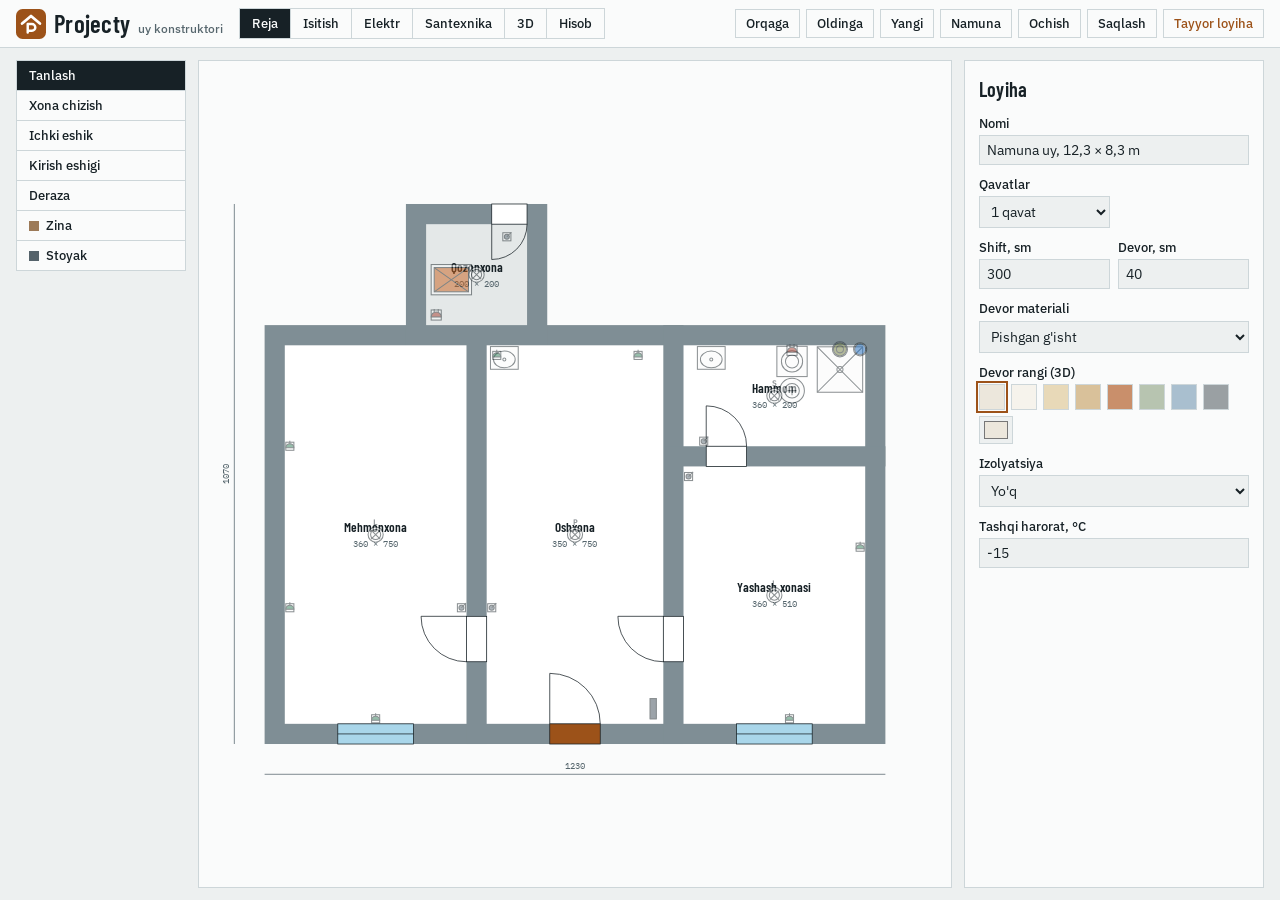
<file: index.html>
<!doctype html>
<html lang="uz">
<head>
<meta charset="utf-8">
<meta name="viewport" content="width=device-width,initial-scale=1">
<title>Projecty — uy konstruktori</title>
<meta name="description" content="Uy rejasi, isitish, elektr va santexnika tizimlarini loyihalash konstruktori.">
<link rel="preconnect" href="https://fonts.googleapis.com">
<link rel="stylesheet" href="https://fonts.googleapis.com/css2?family=Barlow+Condensed:wght@500;600&family=IBM+Plex+Mono:wght@400;500&family=IBM+Plex+Sans:wght@400;500;600&display=swap">
<link rel="icon" href="img/logo-mark.svg" type="image/svg+xml">
<link rel="stylesheet" href="css/style.css">
</head>
<body>
<header class="top">
  <h1 class="brand"><svg class="mark" viewBox="0 0 32 32" aria-hidden="true"><rect width="32" height="32" rx="7"/><path d="M6.5 15.5L16 7.5l9.5 8"/><path d="M12.5 25V16h4.5a3.6 3.6 0 0 1 0 7.2h-4.5" class="p"/></svg><span>Projecty</span><small>uy konstruktori</small></h1>
  <nav class="seg" id="tabs" aria-label="Bo'limlar">
    <button data-t="plan" aria-pressed="true">Reja</button>
    <button data-t="heat" aria-pressed="false">Isitish</button>
    <button data-t="elec" aria-pressed="false">Elektr</button>
    <button data-t="plumb" aria-pressed="false">Santexnika</button>
    <button data-t="view3d" aria-pressed="false">3D</button>
    <button data-t="report" aria-pressed="false">Hisob</button>
  </nav>
  <div class="seg" id="floors" hidden></div>
  <div class="acts">
    <button id="undo" title="Ctrl+Z">Orqaga</button>
    <button id="redo">Oldinga</button>
    <button id="new">Yangi</button>
    <button id="sample">Namuna</button>
    <button id="import">Ochish</button>
    <button id="export">Saqlash</button>
    <a href="namuna/">Tayyor loyiha</a>
    <input type="file" id="file" accept=".json" hidden>
  </div>
</header>

<main class="work">
  <div class="seg col" id="tools"></div>
  <div class="canvas">
    <div id="planWrap">
      <svg id="plan" role="application" aria-label="Uy rejasi muharriri"></svg>
      <div id="planHint" hidden>
        <h2>Birinchi xonani chizing</h2>
        <ol>
          <li>Chapdagi "Xona chizish" tanlangan. Bo'sh joyda sichqonchani bosib, tortib qo'yib yuboring.</li>
          <li>Xona chetidagi to'rtburchaklarni surib, o'lchamini o'zgartiring.</li>
          <li>Keyingi xonani yoniga chizing: devor qalinligiga o'zi yopishadi.</li>
        </ol>
      </div>
    </div>
    <div id="view3dWrap" hidden>
      <div id="gl"></div>
      <div class="over">
        <div class="seg" id="modes">
          <button data-m="cut" aria-pressed="true">Kesim</button>
          <button data-m="ghost" aria-pressed="false">Faqat tizimlar</button>
          <button data-m="full" aria-pressed="false">To'liq uy</button>
        </div>
        <select id="o-floor" aria-label="Ko'rsatiladigan qavat"></select>
        <label class="chk"><input type="checkbox" id="o-heat" checked> Isitish</label>
        <label class="chk"><input type="checkbox" id="o-ufh" checked> Iliq pol</label>
        <label class="chk"><input type="checkbox" id="o-elec" checked> Elektr</label>
        <label class="chk"><input type="checkbox" id="o-plumb" checked> Santexnika</label>
      </div>
      <p id="view3dErr" hidden></p>
    </div>
    <div id="reportWrap" hidden>
      <div class="printbrand"><img src="img/logo.svg" alt="Projecty" width="140" height="33"><span>Uy loyihasi va muhandislik tizimlari · santex-project.netlify.app</span></div>
      <div class="rephead">
        <h2>Materiallar va narx</h2>
        <div class="repacts"><button id="xlsx">Excel</button><button id="pdf">PDF</button><button id="print">Chop etish</button></div>
      </div>
      <div class="repparts" id="repParts"></div>
      <p class="hint">Hajmlar loyihadan olinadi. Material narxini o'zingiz yozasiz. Ish haqi taxminiy, ustalar aytgan narx bilan almashtiring.</p>
      <div id="report"></div>
    </div>
  </div>
  <aside id="side"></aside>
</main>
<script src="vendor/three.min.js"></script>
<script src="vendor/OrbitControls.js"></script>
<script type="module" src="js/app.js"></script>
</body>
</html>
</file>
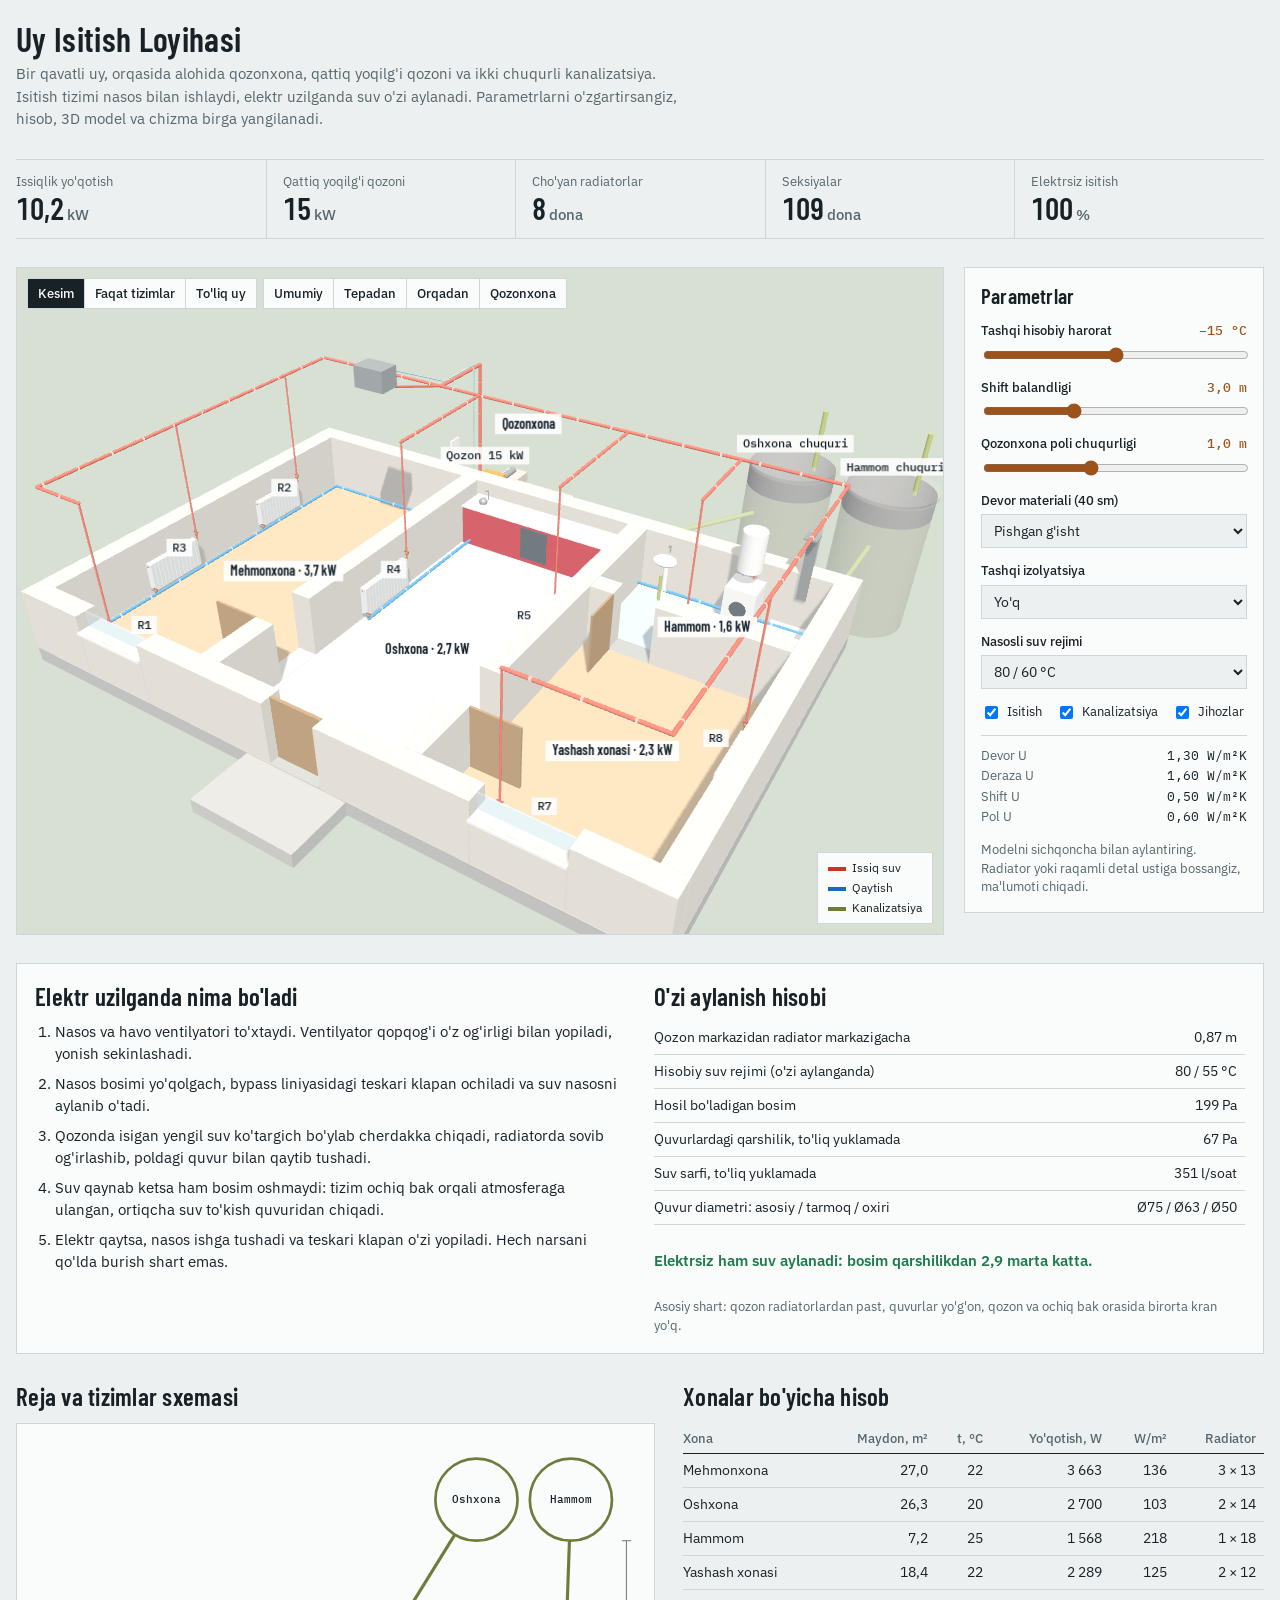
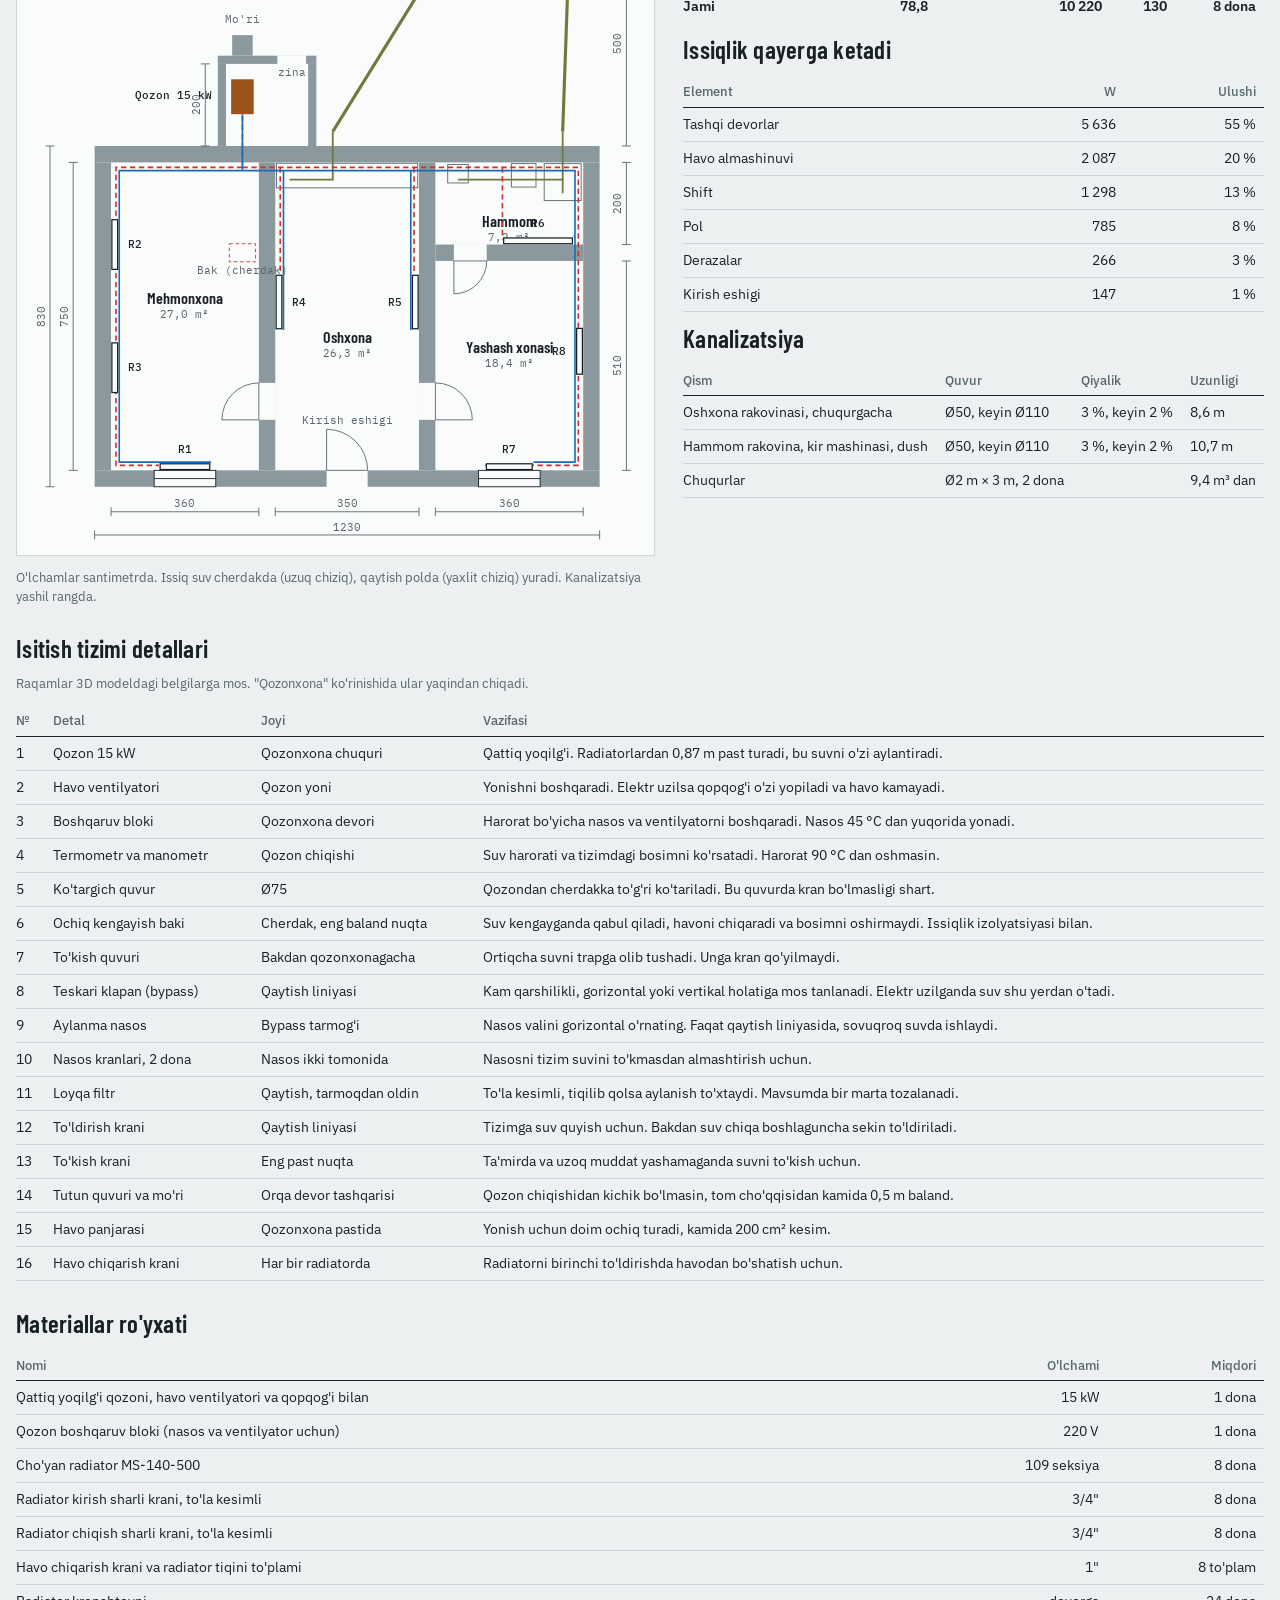
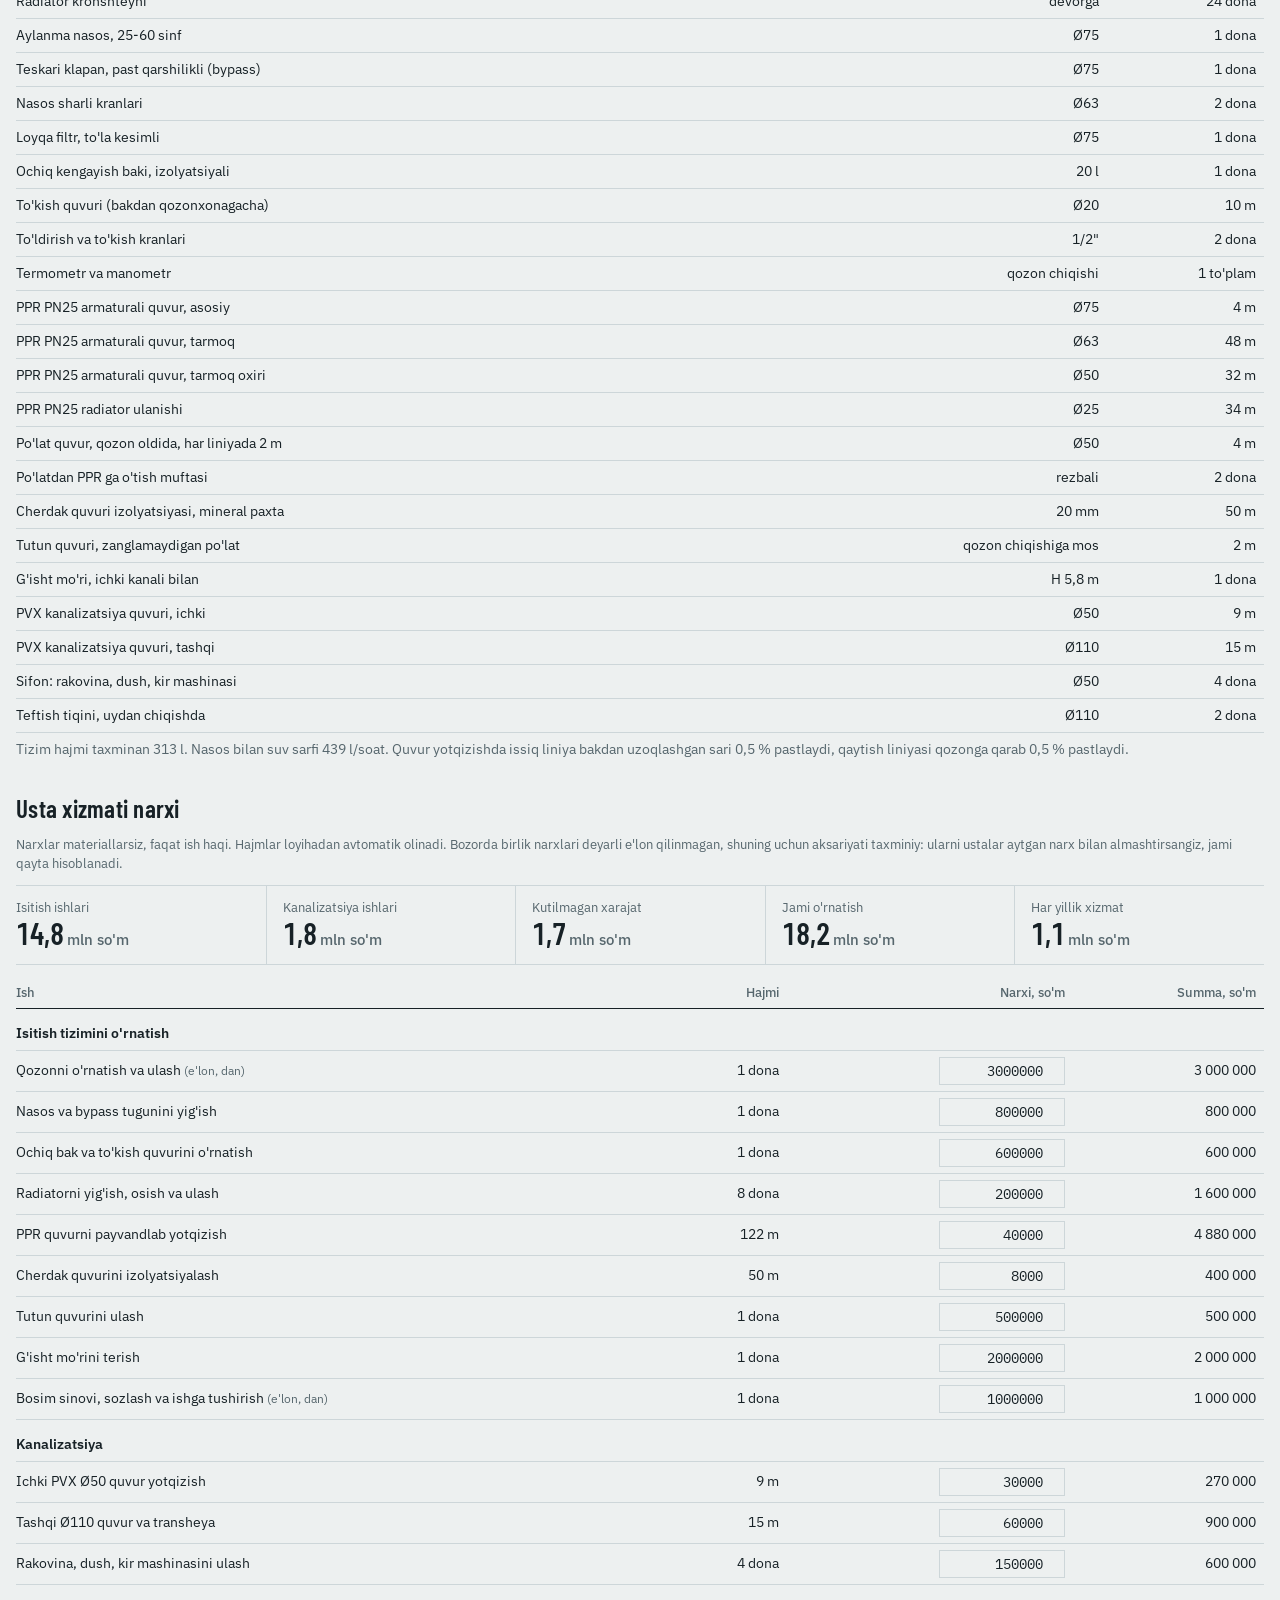
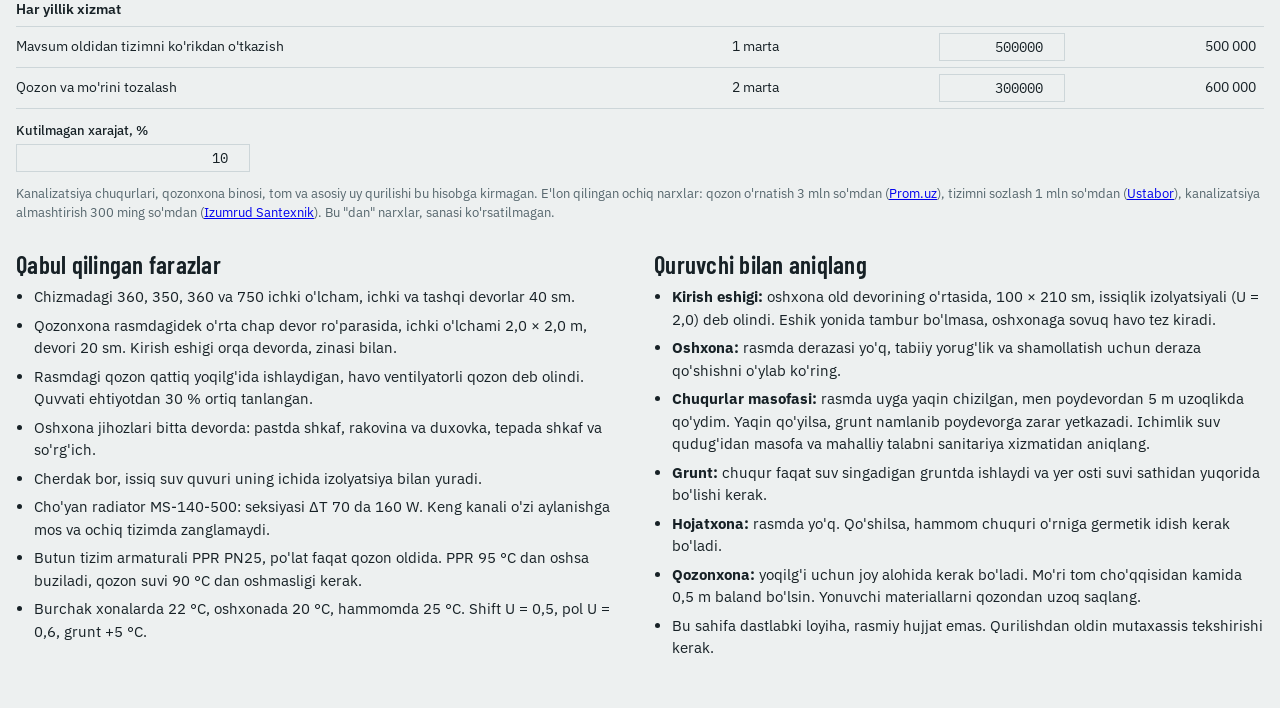
<file: namuna/index.html>
<!doctype html>
<html lang="uz">
<head>
<meta charset="utf-8">
<meta name="viewport" content="width=device-width,initial-scale=1,viewport-fit=cover">
<style>:root{color-scheme:light}body{margin:0;font:14px system-ui}img{max-width:100%}[hidden]{display:none!important}</style>
</head>
<body>
<title>Uy Isitish Loyihasi</title>
<meta name="claude:viewport-fit-sides" content="cover">
<link rel="preconnect" href="https://fonts.googleapis.com">
<link rel="stylesheet" href="https://fonts.googleapis.com/css2?family=Barlow+Condensed:wght@500;600&family=IBM+Plex+Mono:wght@400;500&family=IBM+Plex+Sans:wght@400;500;600&display=swap">
<style>
/* Layout: muhandislik varag'i. 3D model markazda, parametrlar yonida, chizma va jadvallar pastda. */
:root{
  --bg:#EDF0F0; --panel:#FAFBFB; --fg:#172126; --muted:#56666D; --line:#CDD6D9;
  --accent:#9C5219; --hot:#CC3226; --cold:#1C69BA; --sew:#6E7B3C; --ok:#1F7A4D; --bad:#B3261E; --scene:#DAE2E4; --wall:#8B999F;
  --display:"Barlow Condensed","Arial Narrow",sans-serif;
  --body:"IBM Plex Sans","Segoe UI",sans-serif;
  --mono:"IBM Plex Mono",Consolas,monospace;
}
@media (prefers-color-scheme:dark){:root:not([data-theme="light"]){
  --bg:#11181B; --panel:#182226; --fg:#E6ECEE; --muted:#97A7AE; --line:#2E3C42;
  --accent:#E3A06A; --hot:#F2695C; --cold:#62ABF0; --sew:#B4C275; --ok:#62C995; --bad:#F2857B; --scene:#1B262A; --wall:#5D6E75; color-scheme:dark}}
:root[data-theme="dark"]{
  --bg:#11181B; --panel:#182226; --fg:#E6ECEE; --muted:#97A7AE; --line:#2E3C42;
  --accent:#E3A06A; --hot:#F2695C; --cold:#62ABF0; --sew:#B4C275; --ok:#62C995; --bad:#F2857B; --scene:#1B262A; --wall:#5D6E75; color-scheme:dark}
body{background:var(--bg);color:var(--fg);font:15px/1.5 var(--body)}
.wrap{max-width:1360px;margin:0 auto;padding-block:20px 48px;padding-left:max(16px,env(safe-area-inset-left,0px));padding-right:max(16px,env(safe-area-inset-right,0px));display:grid;gap:28px}
h1,h2{font-family:var(--display);font-weight:600;margin:0;text-wrap:balance;letter-spacing:.01em}
h1{font-size:34px;line-height:1.1}
h2{font-size:25px;line-height:1.15}
header p{margin:6px 0 0;color:var(--muted);max-width:76ch}
.kpis{display:grid;grid-template-columns:repeat(5,minmax(0,1fr));border-block:1px solid var(--line)}
.kpi{padding:12px 16px 12px 0;min-width:0}
.kpi+.kpi{padding-left:16px;border-left:1px solid var(--line)}
.kpi span{display:block;font-size:12.5px;color:var(--muted)}
.kpi b{font:600 30px/1.15 var(--display);font-variant-numeric:tabular-nums}
.kpi b small{font:500 15px var(--body);color:var(--muted);margin-left:3px}
.work{display:grid;grid-template-columns:minmax(0,1fr) 300px;gap:20px;align-items:start}
.stage{position:relative;height:clamp(440px,74vh,760px);background:var(--scene);border:1px solid var(--line);overflow:hidden}
#gl{position:absolute;inset:0;touch-action:none;cursor:grab}
#gl canvas{display:block}
#labels{position:absolute;inset:0;pointer-events:none;overflow:hidden}
.lb{position:absolute;left:0;top:0;white-space:nowrap;will-change:transform;font:500 11.5px/1.25 var(--mono);color:#14202a;background:rgba(255,255,255,.86);padding:2px 6px}
.lb.room{font:600 14px/1.2 var(--display);background:rgba(255,255,255,.9);padding:2px 7px}
.lb.det{background:#14202a;color:#fff;padding:1px 5px;border-radius:50%}
.bar{position:absolute;top:10px;left:10px;right:10px;display:flex;flex-wrap:wrap;gap:6px;pointer-events:none}
.seg{display:flex;pointer-events:auto;background:var(--panel);border:1px solid var(--line)}
.seg button{all:unset;cursor:pointer;padding:6px 10px;font:500 13px var(--body);color:var(--fg)}
.seg button+button{border-left:1px solid var(--line)}
.seg button[aria-pressed="true"]{background:var(--fg);color:var(--panel)}
.seg button:focus-visible,select:focus-visible,input:focus-visible{outline:2px solid var(--accent);outline-offset:1px}
#card{position:absolute;left:10px;bottom:10px;max-width:min(340px,calc(100% - 20px));background:var(--panel);border:1px solid var(--line);padding:9px 12px;font-size:13px}
#card b{display:block;font:600 17px var(--display)}
#err{position:absolute;left:50%;top:50%;transform:translate(-50%,-50%);width:min(420px,calc(100% - 32px));background:var(--panel);border:1px solid var(--bad);color:var(--fg);padding:14px 16px}
.legend{position:absolute;right:10px;bottom:10px;display:grid;gap:2px;background:var(--panel);border:1px solid var(--line);padding:6px 10px;font-size:12px}
.legend i{display:inline-block;width:18px;height:4px;margin-right:6px;vertical-align:middle}
aside{display:grid;gap:13px;background:var(--panel);border:1px solid var(--line);padding:16px}
aside h2{font-size:21px}
.f{display:grid;gap:4px;min-width:0}
.f label{font-size:13px;font-weight:500;display:flex;justify-content:space-between;gap:8px}
.f label output{font-family:var(--mono);color:var(--accent);font-weight:500}
select{font:14px var(--body);padding:6px 8px;background:var(--bg);color:var(--fg);border:1px solid var(--line);border-radius:0;width:100%}
input[type=range]{width:100%;accent-color:var(--accent)}
.checks{display:flex;flex-wrap:wrap;gap:4px 14px;font-size:13px}
.checks label{display:flex;gap:6px;align-items:center}
.hint{font-size:12.5px;color:var(--muted);margin:0}
.u{display:grid;grid-template-columns:auto 1fr;gap:1px 10px;font-size:13px;border-top:1px solid var(--line);padding-top:10px;margin:0}
.u dt{color:var(--muted)} .u dd{margin:0;text-align:right;font-family:var(--mono);font-size:12.5px}
section{display:grid;gap:12px;min-width:0}
.two{display:grid;grid-template-columns:minmax(0,1.1fr) minmax(0,1fr);gap:28px}
.two>div{display:grid;gap:12px;align-content:start;min-width:0}
.scroll{overflow-x:auto}
#plan{background:var(--panel);border:1px solid var(--line);padding:8px}
#plan svg{display:block;width:100%;min-width:560px;height:auto}
table{border-collapse:collapse;width:100%;font-size:14px;font-variant-numeric:tabular-nums}
th{font-size:12.5px;font-weight:500;color:var(--muted);text-align:right;padding:6px 8px;border-bottom:1px solid var(--fg);white-space:nowrap}
td{padding:6px 8px;border-bottom:1px solid var(--line);text-align:right}
th:first-child,td:first-child{text-align:left;padding-left:0}
tfoot td{font-weight:600;border-bottom:0}
.left th,.left td{text-align:left}
.bom td:last-child,.bom th:last-child{white-space:nowrap}
#cost input,#cost-res{font:14px var(--mono);width:112px;max-width:100%;padding:4px 6px;text-align:right;background:var(--bg);color:var(--fg);border:1px solid var(--line);border-radius:0}
#cost-res{width:100%}
#cost td.grp{text-align:left;font-weight:600;padding-left:0;padding-top:14px}
#cost .src{color:var(--muted);font-size:12px;white-space:nowrap}
.verdict{font-weight:600}
.verdict.good{color:var(--ok)} .verdict.fail{color:var(--bad)}
.gravity{display:grid;grid-template-columns:minmax(0,1fr) minmax(0,1fr);gap:28px;background:var(--panel);border:1px solid var(--line);padding:18px}
.gravity>div{display:grid;gap:10px;align-content:start;min-width:0}
ol.steps{margin:0;padding-left:20px;display:grid;gap:7px;max-width:70ch}
.notes{display:grid;grid-template-columns:repeat(2,minmax(0,1fr));gap:28px}
.notes ul{margin:0;padding-left:18px;display:grid;gap:6px;max-width:70ch}
.notes h2{margin-bottom:8px}
@media (max-width:1000px){
  .work,.two,.notes,.gravity{grid-template-columns:minmax(0,1fr)}
  .kpis{grid-template-columns:repeat(2,minmax(0,1fr))}
  .kpi,.kpi+.kpi{padding:10px 0;border-left:0}
  .legend{display:none}
}
</style>

<div class="wrap">
  <header>
    <h1>Uy Isitish Loyihasi</h1>
    <p>Bir qavatli uy, orqasida alohida qozonxona, qattiq yoqilg'i qozoni va ikki chuqurli kanalizatsiya. Isitish tizimi nasos bilan ishlaydi, elektr uzilganda suv o'zi aylanadi. Parametrlarni o'zgartirsangiz, hisob, 3D model va chizma birga yangilanadi.</p>
  </header>

  <div class="kpis" id="kpis"></div>

  <div class="work">
    <div class="stage" id="stage">
      <div id="gl" role="img" aria-label="Uy, isitish va kanalizatsiya tizimining aylantiriladigan 3D modeli"></div>
      <div id="labels"></div>
      <div class="bar">
        <div class="seg" id="modes">
          <button id="m-cut" data-m="cut" aria-pressed="true">Kesim</button>
          <button id="m-ghost" data-m="ghost" aria-pressed="false">Faqat tizimlar</button>
          <button id="m-full" data-m="full" aria-pressed="false">To'liq uy</button>
        </div>
        <div class="seg" id="views">
          <button id="v-iso" data-v="iso">Umumiy</button>
          <button id="v-top" data-v="top">Tepadan</button>
          <button id="v-back" data-v="back">Orqadan</button>
          <button id="v-boiler" data-v="boiler">Qozonxona</button>
        </div>
      </div>
      <div id="card" hidden></div>
      <div id="err" role="alert" hidden></div>
      <div class="legend">
        <span><i style="background:var(--hot)"></i>Issiq suv</span>
        <span><i style="background:var(--cold)"></i>Qaytish</span>
        <span><i style="background:var(--sew)"></i>Kanalizatsiya</span>
      </div>
    </div>

    <aside>
      <h2>Parametrlar</h2>
      <div class="f">
        <label for="tout">Tashqi hisobiy harorat <output id="tout-o"></output></label>
        <input type="range" id="tout" min="-25" max="-5" step="1" value="-15">
      </div>
      <div class="f">
        <label for="h">Shift balandligi <output id="h-o"></output></label>
        <input type="range" id="h" min="2.7" max="3.6" step="0.1" value="3">
      </div>
      <div class="f">
        <label for="pit">Qozonxona poli chuqurligi <output id="pit-o"></output></label>
        <input type="range" id="pit" min="0.6" max="1.6" step="0.1" value="1">
      </div>
      <div class="f">
        <label for="mat">Devor materiali (40 sm)</label>
        <select id="mat">
          <option value="0.70">Pishgan g'isht</option>
          <option value="0.50">Paxsa yoki guvala</option>
          <option value="0.20">Gazoblok</option>
        </select>
      </div>
      <div class="f">
        <label for="ins">Tashqi izolyatsiya</label>
        <select id="ins">
          <option value="0">Yo'q</option>
          <option value="5">5 sm penoplast</option>
          <option value="10">10 sm penoplast</option>
        </select>
      </div>
      <div class="f">
        <label for="reg">Nasosli suv rejimi</label>
        <select id="reg">
          <option value="80/60">80 / 60 °C</option>
          <option value="75/60">75 / 60 °C</option>
          <option value="70/55">70 / 55 °C</option>
        </select>
      </div>
      <div class="checks">
        <label><input type="checkbox" id="l-heat" checked> Isitish</label>
        <label><input type="checkbox" id="l-sew" checked> Kanalizatsiya</label>
        <label><input type="checkbox" id="l-fur" checked> Jihozlar</label>
      </div>
      <dl class="u" id="u"></dl>
      <p class="hint">Modelni sichqoncha bilan aylantiring. Radiator yoki raqamli detal ustiga bossangiz, ma'lumoti chiqadi.</p>
    </aside>
  </div>

  <section class="gravity">
    <div>
      <h2>Elektr uzilganda nima bo'ladi</h2>
      <ol class="steps">
        <li>Nasos va havo ventilyatori to'xtaydi. Ventilyator qopqog'i o'z og'irligi bilan yopiladi, yonish sekinlashadi.</li>
        <li>Nasos bosimi yo'qolgach, bypass liniyasidagi teskari klapan ochiladi va suv nasosni aylanib o'tadi.</li>
        <li>Qozonda isigan yengil suv ko'targich bo'ylab cherdakka chiqadi, radiatorda sovib og'irlashib, poldagi quvur bilan qaytib tushadi.</li>
        <li>Suv qaynab ketsa ham bosim oshmaydi: tizim ochiq bak orqali atmosferaga ulangan, ortiqcha suv to'kish quvuridan chiqadi.</li>
        <li>Elektr qaytsa, nasos ishga tushadi va teskari klapan o'zi yopiladi. Hech narsani qo'lda burish shart emas.</li>
      </ol>
    </div>
    <div>
      <h2>O'zi aylanish hisobi</h2>
      <div class="scroll"><table id="grav"></table></div>
      <p class="verdict" id="verdict"></p>
      <p class="hint">Asosiy shart: qozon radiatorlardan past, quvurlar yo'g'on, qozon va ochiq bak orasida birorta kran yo'q.</p>
    </div>
  </section>

  <div class="two">
    <div>
      <h2>Reja va tizimlar sxemasi</h2>
      <div class="scroll" id="plan"></div>
      <p class="hint">O'lchamlar santimetrda. Issiq suv cherdakda (uzuq chiziq), qaytish polda (yaxlit chiziq) yuradi. Kanalizatsiya yashil rangda.</p>
    </div>
    <div>
      <h2>Xonalar bo'yicha hisob</h2>
      <div class="scroll"><table id="rooms"></table></div>
      <h2>Issiqlik qayerga ketadi</h2>
      <div class="scroll"><table id="split"></table></div>
      <h2>Kanalizatsiya</h2>
      <div class="scroll"><table class="left" id="sew"></table></div>
    </div>
  </div>

  <section>
    <h2>Isitish tizimi detallari</h2>
    <p class="hint">Raqamlar 3D modeldagi belgilarga mos. "Qozonxona" ko'rinishida ular yaqindan chiqadi.</p>
    <div class="scroll"><table class="left" id="dets"></table></div>
  </section>

  <section>
    <h2>Materiallar ro'yxati</h2>
    <div class="scroll"><table class="bom" id="bom"></table></div>
  </section>

  <section>
    <h2>Usta xizmati narxi</h2>
    <p class="hint">Narxlar materiallarsiz, faqat ish haqi. Hajmlar loyihadan avtomatik olinadi. Bozorda birlik narxlari deyarli e'lon qilinmagan, shuning uchun aksariyati taxminiy: ularni ustalar aytgan narx bilan almashtirsangiz, jami qayta hisoblanadi.</p>
    <div class="kpis" id="cost-kpis"></div>
    <div class="scroll"><table class="bom" id="cost"></table></div>
    <div class="f" style="max-width:220px">
      <label for="cost-res">Kutilmagan xarajat, %</label>
      <input type="number" id="cost-res" min="0" max="50" step="1" value="10">
    </div>
    <p class="hint">Kanalizatsiya chuqurlari, qozonxona binosi, tom va asosiy uy qurilishi bu hisobga kirmagan. E'lon qilingan ochiq narxlar: qozon o'rnatish 3 mln so'mdan (<a href="https://www.prom.uz/tags/ustanovka-kotlov/">Prom.uz</a>), tizimni sozlash 1 mln so'mdan (<a href="https://www.ustabor.uz/ru/catalog/heating">Ustabor</a>), kanalizatsiya almashtirish 300 ming so'mdan (<a href="https://www.prom.uz/uz/company/izumrud-santexnik/">Izumrud Santexnik</a>). Bu "dan" narxlar, sanasi ko'rsatilmagan.</p>
  </section>

  <div class="notes">
    <div>
      <h2>Qabul qilingan farazlar</h2>
      <ul>
        <li>Chizmadagi 360, 350, 360 va 750 ichki o'lcham, ichki va tashqi devorlar 40 sm.</li>
        <li>Qozonxona rasmdagidek o'rta chap devor ro'parasida, ichki o'lchami 2,0 × 2,0 m, devori 20 sm. Kirish eshigi orqa devorda, zinasi bilan.</li>
        <li>Rasmdagi qozon qattiq yoqilg'ida ishlaydigan, havo ventilyatorli qozon deb olindi. Quvvati ehtiyotdan 30 % ortiq tanlangan.</li>
        <li>Oshxona jihozlari bitta devorda: pastda shkaf, rakovina va duxovka, tepada shkaf va so'rg'ich.</li>
        <li>Cherdak bor, issiq suv quvuri uning ichida izolyatsiya bilan yuradi.</li>
        <li>Cho'yan radiator MS-140-500: seksiyasi ΔT 70 da 160 W. Keng kanali o'zi aylanishga mos va ochiq tizimda zanglamaydi.</li>
        <li>Butun tizim armaturali PPR PN25, po'lat faqat qozon oldida. PPR 95 °C dan oshsa buziladi, qozon suvi 90 °C dan oshmasligi kerak.</li><li>Burchak xonalarda 22 °C, oshxonada 20 °C, hammomda 25 °C. Shift U = 0,5, pol U = 0,6, grunt +5 °C.</li>
      </ul>
    </div>
    <div>
      <h2>Quruvchi bilan aniqlang</h2>
      <ul>
        <li><b>Kirish eshigi:</b> oshxona old devorining o'rtasida, 100 × 210 sm, issiqlik izolyatsiyali (U = 2,0) deb olindi. Eshik yonida tambur bo'lmasa, oshxonaga sovuq havo tez kiradi.</li>
        <li><b>Oshxona:</b> rasmda derazasi yo'q, tabiiy yorug'lik va shamollatish uchun deraza qo'shishni o'ylab ko'ring.</li>
        <li><b>Chuqurlar masofasi:</b> rasmda uyga yaqin chizilgan, men poydevordan 5 m uzoqlikda qo'ydim. Yaqin qo'yilsa, grunt namlanib poydevorga zarar yetkazadi. Ichimlik suv qudug'idan masofa va mahalliy talabni sanitariya xizmatidan aniqlang.</li>
        <li><b>Grunt:</b> chuqur faqat suv singadigan gruntda ishlaydi va yer osti suvi sathidan yuqorida bo'lishi kerak.</li>
        <li><b>Hojatxona:</b> rasmda yo'q. Qo'shilsa, hammom chuquri o'rniga germetik idish kerak bo'ladi.</li>
        <li><b>Qozonxona:</b> yoqilg'i uchun joy alohida kerak bo'ladi. Mo'ri tom cho'qqisidan kamida 0,5 m baland bo'lsin. Yonuvchi materiallarni qozondan uzoq saqlang.</li>
        <li>Bu sahifa dastlabki loyiha, rasmiy hujjat emas. Qurilishdan oldin mutaxassis tekshirishi kerak.</li>
      </ul>
    </div>
  </div>
</div>

<script>
"use strict";
const $=id=>document.getElementById(id);
const fmt=(n,d=0)=>n.toLocaleString("ru-RU",{minimumFractionDigits:d,maximumFractionDigits:d}).replace(/ /g," ");

/* ---------- Geometriya (m). x: chapdan o'ngga, z: orqa devordan oldga, y: pol = 0 ---------- */
const T=.4, DEPTH=7.5, X1=3.6, X2=4.0, X3=7.5, X4=7.9, XE=11.5, Z1=2.0, Z2=2.4;
const WIN_W=1.5, WIN_H=1.5, SILL=.9, WINDOWS=[1.8,9.7];
const DOOR={c:DEPTH-1.68, w:.9, h:2.1}, BATH={c:8.75, w:.8, h:2.1}, ENTRY={c:5.75, w:1.0, h:2.1};
const AX0=2.8, AX1=4.8, AT=.2, AZ0=-2.4, AZ1=-T;       /* qozonxona ichki chegarasi */
const BX=3.2, BZ=-1.6, BW=.55, BD=.85, BH=1.35;        /* qozon */
const SEC_W=.093, SEC_D=.14, RAD_H=.58, RAD_Y=.13, Q70=160, SEC_L=1.45;
const OFF_S=.12, OFF_R=.20, Y_R=.1;
const PITS=[{x:8.9,z:-6.4,r:1,name:"Oshxona chuquri"},{x:11.2,z:-6.4,r:1,name:"Hammom chuquri"}];
const PIT_DEPTH=3;
const KITCH=[{name:"Rakovina",x:4.35},{name:"Duxovka",x:5.75}];
const BATHFX={sink:8.45,washer:10.05,shower:11.0};

const ROOMS=[
  {id:"m",name:"Mehmonxona",x0:0,x1:X1,z0:0,z1:DEPTH,L:[4.2,8.3,4.2],win:1,ti:22,n:.5,
   slots:[{wall:"front",c:1.8},{wall:"left",c:2.0},{wall:"left",c:5.0}],floor:"wood"},
  {id:"o",name:"Oshxona",x0:X2,x1:X3,z0:0,z1:DEPTH,L:[3.9,3.9],win:0,door:1,ti:20,n:1,
   slots:[{wall:"p1",c:3.4},{wall:"p3",c:3.4}],floor:"tile"},
  {id:"h",name:"Hammom",x0:X4,x1:XE,z0:0,z1:Z1,L:[4.2,2.6],win:0,ti:25,n:1,
   slots:[{wall:"p2",c:10.4}],floor:"bath"},
  {id:"y",name:"Yashash xonasi",x0:X4,x1:XE,z0:Z2,z1:DEPTH,L:[4.2,5.7],win:1,ti:22,n:.5,
   slots:[{wall:"front",c:9.7},{wall:"right",c:4.6}],floor:"wood"}
];
const PIPES=[{dn:20,id:13.2},{dn:25,id:16.6},{dn:32,id:21.2},{dn:40,id:26.6},{dn:50,id:33.4},{dn:63,id:42},{dn:75,id:50},{dn:90,id:60}];
const byDn=d=>PIPES.find(p=>p.dn===d);
const PIPE_SETS=[[63,50,40],[75,63,50],[90,75,63]];
const BOILERS=[12,15,20,25,30,40,50];
const RHO={80:971.8,55:985.7};

/* ---------- Hisob ---------- */
function readParams(){
  const [ts,tr]=$("reg").value.split("/").map(Number);
  return {tout:+$("tout").value,h:+$("h").value,pit:+$("pit").value,lam:+$("mat").value,ins:+$("ins").value/100,ts,tr};
}
/* Solishtirma ishqalanish, Pa/m. Laminar yoki Altshul formulasi */
function fric(gLh,idMm){
  const d=idMm/1000, v=gLh/3.6e6/(Math.PI/4*d*d), nu=.41e-6, rho=975;
  const Re=Math.max(v*d/nu,1), f=Re<2300?64/Re:.11*Math.pow(.2/idMm+68/Re,.25);
  return f/d*rho*v*v/2;
}
function compute(p){
  const Uw=1/(.16+.04+.4/p.lam+p.ins/.04), Uwin=1.6, Udoor=2, Uc=.5, Uf=.6, tg=5;
  const totals={wall:0,win:0,door:0,ceil:0,floor:0,air:0};
  const tm=(p.ts+p.tr)/2;
  const rads=[]; let idx=0;
  const rooms=ROOMS.map(r=>{
    const A=(r.x1-r.x0)*(r.z1-r.z0), V=A*p.h, dT=r.ti-p.tout;
    const Awin=r.win*WIN_W*WIN_H, Adoor=(r.door||0)*ENTRY.w*ENTRY.h, Awall=r.L.reduce((a,b)=>a+b,0)*p.h-Awin-Adoor;
    const q={wall:Awall*Uw*dT,win:Awin*Uwin*dT,door:Adoor*Udoor*dT,ceil:A*Uc*.9*dT,floor:A*Uf*(r.ti-tg),air:.34*V*r.n*dT};
    const Q=Object.values(q).reduce((a,b)=>a+b,0);
    for(const k in q) totals[k]+=q[k];
    const qs=Q70*Math.pow((tm-r.ti)/70,1.3);
    const sec=Math.max(4,Math.ceil(Math.ceil(Q/qs)/r.slots.length));
    const list=r.slots.map(s=>{
      const w=sec*SEC_W, o={...s,room:r,sec,w,no:++idx,power:sec*qs};
      rads.push(o); return o;
    });
    return {r,A,V,Q,qs,sec,count:list.length,total:sec*list.length,list};
  });
  const Q=rooms.reduce((a,x)=>a+x.Q,0);
  const need=Q*1.3/1000;
  const boiler=BOILERS.find(b=>b>=need)||BOILERS[BOILERS.length-1];
  const dt=p.ts-p.tr;
  const sumQ=ids=>rooms.filter(x=>ids.includes(x.r.id)).reduce((a,x)=>a+x.Q,0);
  return {Uw,Uwin,Uc,Uf,rooms,rads,Q,need,boiler,totals,dt,sumQ,flow:w=>w/(1.163*dt)};
}

function layoutPipes(c,p){
  const R=(id,i)=>c.rooms.find(x=>x.r.id===id).list[i];
  const near=r=>r.c-r.w/2-.03, far=r=>r.c+r.w/2+.03;
  const mF=R("m",0), o1=R("o",0), o2=R("o",1), hP=R("h",0), yF=R("y",0);
  const s=OFF_S, r=OFF_R, YA=p.h+.15, zf=DEPTH-s, zr=DEPTH-r;
  const yBoilTop=-p.pit+BH, yRet=-p.pit+.25;
  const A=pts=>pts.map(q=>[q[0],q[1],YA]), F=pts=>pts.map(q=>[q[0],q[1],Y_R]);
  const paths=[
    {k:"s",tier:"main",pts:[[BX,BZ+.25,yBoilTop],[BX,BZ+.25,YA],[BX,s,YA]]},
    {k:"s",br:"left",pts:A([[BX,s],[s,s],[s,zf],[near(mF),zf]])},
    {k:"s",br:"right",pts:A([[BX,s],[XE-s,s],[XE-s,zf],[near(yF),zf]])},
    {k:"s",br:"right",pts:A([[X2+s,s],[X2+s,near(o1)]])},
    {k:"s",br:"right",pts:A([[X3-s,s],[X3-s,near(o2)]])},
    {k:"s",br:"right",pts:A([[near(hP),s],[near(hP),Z1-s]])},
    {k:"r",br:"left",pts:F([[far(mF),zr],[r,zr],[r,r],[BX,r]])},
    {k:"r",br:"right",pts:F([[far(yF),zr],[XE-r,zr],[XE-r,r],[BX,r]])},
    {k:"r",br:"right",pts:F([[far(hP),Z1-r],[XE-r,Z1-r]])},
    {k:"r",br:"right",pts:F([[X2+r,far(o1)],[X2+r,r]])},
    {k:"r",br:"right",pts:F([[X3-r,far(o2)],[X3-r,r]])},
    {k:"r",tier:"main",pts:[[BX,r,Y_R],[BX,-.8,Y_R],[BX,-.8,yRet],[BX,BZ+BD/2,yRet]]}
  ];
  const plen=pts=>pts.slice(1).reduce((a,q,i)=>a+Math.hypot(q[0]-pts[i][0],q[1]-pts[i][1],q[2]-pts[i][2]),0);
  const lens={left:0,right:0,main:0};
  paths.forEach(x=>{x.len=plen(x.pts);lens[x.tier||x.br]+=x.len});
  const loop=(si,ri)=>plen(paths[si].pts)+plen(paths[ri].pts);
  const loops={left:loop(1,6),right:loop(2,7)};

  /* O'zi aylanish: 80/55 °C va to'liq issiqlik */
  const dtG=25, H=(RAD_Y+RAD_H/2)-(-p.pit+.55), cool=80;
  const head=9.81*H*(RHO[55]-RHO[80])+cool;
  const gOf=w=>w/(1.163*dtG);
  const loss=(set,fr)=>{
    const [m,b,t]=set.map(d=>byDn(d).id), G=gOf(c.Q*fr);
    const side=(Qb,len)=>{const gb=gOf(Qb*fr);
      return (fric(G,m)*lens.main+fric(gb,b)*len*.6+fric(gb/2,t)*len*.4)*1.4+15*fr};
    return Math.max(side(c.sumQ(["m"]),loops.left),side(c.sumQ(["o","h","y"]),loops.right));
  };
  const set=PIPE_SETS.find(q=>loss(q,1)<=head*.6)||PIPE_SETS[PIPE_SETS.length-1];
  const lossPa=loss(set,1);
  let share=1; while(share>.1&&loss(set,share)>head*.9) share-=.05;
  return {paths,lens,loops,YA,yBoilTop,yRet,set,head,H,lossPa,share,dtG,cool,gG:gOf(c.Q)};
}

function radGeom(rad){
  const c=rad.c, inset=.09;
  switch(rad.wall){
    case "front":return {p:[c,DEPTH-inset],t:[1,0],n:[0,-1]};
    case "left": return {p:[inset,c],t:[0,1],n:[1,0]};
    case "right":return {p:[XE-inset,c],t:[0,1],n:[-1,0]};
    case "p1":   return {p:[X2+inset,c],t:[0,1],n:[1,0]};
    case "p3":   return {p:[X3-inset,c],t:[0,1],n:[-1,0]};
    case "p2":   return {p:[c,Z1-inset],t:[1,0],n:[0,-1]};
  }
}
/* Kanalizatsiya yo'llari: [x,z,y]. Ichkarida Ø50 3 %, tashqarida Ø110 2 % */
function sewerPaths(){
  const yI=-.14, yO=-.75;
  const [a,b]=PITS;
  const inK=[[4.35,.42,.75],[4.35,.42,yI],[5.4,.42,yI-.03],[5.4,-.75,yO]];
  const inB=[[8.45,.42,.55],[8.45,.42,yI],[11.0,.42,yI-.08],[11.0,-.75,yO-.02]];
  const wash=[[10.05,.42,.55],[10.05,.42,yI-.05]];
  const shower=[[11.0,.75,.0],[11.0,.75,yI-.05],[11.0,.42,yI-.08]];
  const dA=Math.hypot(a.x-5.4,a.z+.75), ka=(dA-a.r)/dA;
  const outK=[[5.4,-.75,yO],[5.4+(a.x-5.4)*ka,-.75+(a.z+.75)*ka,yO-(dA-a.r)*.02]];
  const dB=Math.hypot(b.x-11,b.z+.75), kb=(dB-b.r)/dB;
  const outB=[[11,-.75,yO-.02],[11+(b.x-11)*kb,-.75+(b.z+.75)*kb,yO-.02-(dB-b.r)*.02]];
  const len=q=>q.slice(1).reduce((s,u,i)=>s+Math.hypot(u[0]-q[i][0],u[1]-q[i][1]),0);
  return {thin:[inK,inB,wash,shower],thick:[outK,outB],dK:len(outK),dB:len(outB),
          L50:len(inK)+len(inB)+len(wash)+len(shower)+2};
}

/* Detallar ro'yxati: raqamlar 3D modeldagi belgilar bilan bir xil */
function details(c,lay,p){
  const y0=-p.pit, top=y0+BH, D=[];
  const add=(name,where,text,pos)=>D.push({no:D.length+1,name,where,text,pos});
  add(`Qozon ${c.boiler} kW`,"Qozonxona chuquri",`Qattiq yoqilg'i. Radiatorlardan ${fmt(lay.H,2)} m past turadi, bu suvni o'zi aylantiradi.`,[BX,top+.12,BZ]);
  add("Havo ventilyatori","Qozon yoni","Yonishni boshqaradi. Elektr uzilsa qopqog'i o'zi yopiladi va havo kamayadi.",[BX+.42,y0+.32,BZ+.3]);
  add("Boshqaruv bloki","Qozonxona devori","Harorat bo'yicha nasos va ventilyatorni boshqaradi. Nasos 45 °C dan yuqorida yonadi.",[AX0+.03,1.35,-.9]);
  add("Termometr va manometr","Qozon chiqishi","Suv harorati va tizimdagi bosimni ko'rsatadi. Harorat 90 °C dan oshmasin.",[BX,top+.22,BZ+.25]);
  add("Ko'targich quvur",`Ø${lay.set[0]}`,"Qozondan cherdakka to'g'ri ko'tariladi. Bu quvurda kran bo'lmasligi shart.",[BX,1.6,BZ+.25]);
  add("Ochiq kengayish baki","Cherdak, eng baland nuqta","Suv kengayganda qabul qiladi, havoni chiqaradi va bosimni oshirmaydi. Issiqlik izolyatsiyasi bilan.",[BX,p.h+1.2,2.2]);
  add("To'kish quvuri","Bakdan qozonxonagacha","Ortiqcha suvni trapga olib tushadi. Unga kran qo'yilmaydi.",[BX+.07,1.0,-1.0]);
  add("Teskari klapan (bypass)","Qaytish liniyasi","Kam qarshilikli, gorizontal yoki vertikal holatiga mos tanlanadi. Elektr uzilganda suv shu yerdan o'tadi.",[BX,lay.yRet*.45,-.8]);
  add("Aylanma nasos","Bypass tarmog'i","Nasos valini gorizontal o'rnating. Faqat qaytish liniyasida, sovuqroq suvda ishlaydi.",[BX-.45,lay.yRet*.45,-.8]);
  add("Nasos kranlari, 2 dona","Nasos ikki tomonida","Nasosni tizim suvini to'kmasdan almashtirish uchun.",[BX-.45,.1,-.8]);
  add("Loyqa filtr","Qaytish, tarmoqdan oldin","To'la kesimli, tiqilib qolsa aylanish to'xtaydi. Mavsumda bir marta tozalanadi.",[BX,Y_R,-.42]);
  add("To'ldirish krani","Qaytish liniyasi","Tizimga suv quyish uchun. Bakdan suv chiqa boshlaguncha sekin to'ldiriladi.",[BX+.3,Y_R-.15,-.8]);
  add("To'kish krani","Eng past nuqta","Ta'mirda va uzoq muddat yashamaganda suvni to'kish uchun.",[BX+.3,lay.yRet-.1,BZ+BD/2+.1]);
  add("Tutun quvuri va mo'ri","Orqa devor tashqarisi","Qozon chiqishidan kichik bo'lmasin, tom cho'qqisidan kamida 0,5 m baland.",[BX+.1,p.h+.9,-2.8]);
  add("Havo panjarasi","Qozonxona pastida","Yonish uchun doim ochiq turadi, kamida 200 cm² kesim.",[AX1+.1,.3,-1.8]);
  add("Havo chiqarish krani","Har bir radiatorda","Radiatorni birinchi to'ldirishda havodan bo'shatish uchun.",null);
  return D;
}

/* ---------- 3D ---------- */
let renderer,scene,camera,controls,group,dotsS,dotsR,groundMesh,flowPaths=[],pickables=[],labels=[];
let mode="cut", tween=null, state=null, needsRender=true;
const reduced=matchMedia("(prefers-reduced-motion: reduce)").matches;
const CAM={
  iso:{pos:[14,10.5,15.5],tgt:[5.75,.2,2.6]},
  top:{pos:[5.8,27,.6],tgt:[5.8,0,.5]},
  back:{pos:[-2.5,8,-13],tgt:[6,0,-2.2]},
  boiler:{pos:[6.6,3.2,-4.6],tgt:[3.5,-.3,-1.4]}
};
const MAT={};
function initGL(){
  const box=$("gl");
  dummy=new THREE.Object3D(); tv=new THREE.Vector3(); proj=new THREE.Vector3();
  ray=new THREE.Raycaster(); ptr=new THREE.Vector2();
  renderer=new THREE.WebGLRenderer({antialias:true});
  renderer.domElement.addEventListener("webglcontextlost",e=>{
    e.preventDefault(); fail("Videokarta 3D ko'rinishni to'xtatdi. Sahifani yangilang.");
  });
  renderer.setPixelRatio(Math.min(devicePixelRatio,2));
  renderer.outputEncoding=THREE.sRGBEncoding;
  renderer.shadowMap.enabled=true;
  renderer.shadowMap.type=THREE.PCFSoftShadowMap;
  box.appendChild(renderer.domElement);
  scene=new THREE.Scene();
  camera=new THREE.PerspectiveCamera(38,1,.1,200);
  camera.position.set(...CAM.iso.pos);
  controls=new THREE.OrbitControls(camera,renderer.domElement);
  controls.target.set(...CAM.iso.tgt);
  controls.enableDamping=true;
  controls.maxPolarAngle=Math.PI*.495;
  controls.minDistance=2; controls.maxDistance=50;
  controls.addEventListener("start",()=>{tween=null});

  scene.add(new THREE.HemisphereLight(0xffffff,0x8a9498,.75));
  const sun=new THREE.DirectionalLight(0xfff3e4,.8);
  sun.position.set(14,22,14); sun.target.position.set(5.75,0,1);
  sun.castShadow=true; sun.shadow.mapSize.set(2048,2048);
  Object.assign(sun.shadow.camera,{left:-16,right:16,top:16,bottom:-16,near:1,far:60});
  sun.shadow.bias=-.0005;
  scene.add(sun,sun.target);

  const std=(color,o={})=>new THREE.MeshStandardMaterial({color,roughness:.85,...o});
  Object.assign(MAT,{
    wall:std(0xc9c2b6), annex:std(0xb8ae9f), ghost:new THREE.MeshStandardMaterial({color:0x8a9aa2,transparent:true,opacity:.13,depthWrite:false}),
    wood:std(0xb89468), tile:std(0xc7cdc9), bath:std(0xa9c4cf), concrete:std(0x9a9c98),
    plinth:std(0x8d8f8c), ground:std(0x79866f), roof:std(0x7d4f3b,{side:THREE.DoubleSide}), brick:std(0x6f6f70,{side:THREE.DoubleSide}),
    lid:new THREE.MeshStandardMaterial({color:0x8d8f8c,transparent:true,opacity:.45,depthWrite:false}),
    glass:new THREE.MeshStandardMaterial({color:0x9fd0e8,transparent:true,opacity:.4,roughness:.1}),
    frame:std(0xf1f1ee), door:std(0x8a5f3b), step:std(0x9c7a58),
    rad:std(0xd9dcdd,{roughness:.6}), orange:std(0xe2701f,{roughness:.45}), dark:std(0x2b3338), steel:std(0xb9c0c4,{metalness:.5,roughness:.4}),
    white:std(0xf3f4f4,{roughness:.4}), red:std(0xb42128,{roughness:.5}), tank:std(0x9aa7ad,{metalness:.4,roughness:.5}),
    hot:std(0xd8392c,{roughness:.4}), cold:std(0x2574cc,{roughness:.4}), sew:std(0x8b9a3e,{roughness:.5}), over:std(0x7fb6c2,{roughness:.5}),
    brass:std(0xc99a3a,{metalness:.5,roughness:.4})
  });
  /* Yer: qozonxona va chuqurlar joyi ochiq */
  const sh=new THREE.Shape(); sh.moveTo(-45,-45); sh.lineTo(45,-45); sh.lineTo(45,45); sh.lineTo(-45,45); sh.closePath();
  const hole=new THREE.Path();
  hole.moveTo(AX0-AT,-(AZ0-AT)); hole.lineTo(AX1+AT,-(AZ0-AT)); hole.lineTo(AX1+AT,-AZ1); hole.lineTo(AX0-AT,-AZ1); hole.closePath();
  sh.holes.push(hole);
  PITS.forEach(q=>{const c=new THREE.Path(); c.absarc(q.x,-q.z,q.r,0,Math.PI*2,true); sh.holes.push(c)});
  groundMesh=new THREE.Mesh(new THREE.ShapeGeometry(sh,32),MAT.ground);
  groundMesh.rotation.x=-Math.PI/2; groundMesh.position.y=-.3; groundMesh.receiveShadow=true; scene.add(groundMesh);

  group=new THREE.Group(); scene.add(group);
  const dot=new THREE.SphereGeometry(.035,10,8);
  dotsS=new THREE.InstancedMesh(dot,new THREE.MeshBasicMaterial({color:0xffc4a8}),260);
  dotsR=new THREE.InstancedMesh(dot,new THREE.MeshBasicMaterial({color:0xbcdcff}),260);
  scene.add(dotsS,dotsR);

  new ResizeObserver(resize).observe($("stage"));
  resize();
  syncTheme();
  new MutationObserver(syncTheme).observe(document.documentElement,{attributes:true,attributeFilter:["data-theme"]});
  matchMedia("(prefers-color-scheme: dark)").addEventListener("change",syncTheme);

  let down=null;
  renderer.domElement.addEventListener("pointerdown",e=>{down=[e.clientX,e.clientY]});
  renderer.domElement.addEventListener("pointerup",e=>{
    if(down&&Math.hypot(e.clientX-down[0],e.clientY-down[1])<5) pick(e);
  });
  requestAnimationFrame(tick);
}
function syncTheme(){scene.background=new THREE.Color(getComputedStyle(document.documentElement).getPropertyValue("--scene").trim())}
function resize(){
  const b=$("stage").getBoundingClientRect();
  if(!b.width||!b.height) return;
  renderer.setSize(b.width,b.height);
  camera.aspect=b.width/b.height;
  camera.fov=b.width<620?58:38;
  camera.updateProjectionMatrix();
}
function box(x0,x1,y0,y1,z0,z1,mat,shadow=true){
  if(x1-x0<=.001||y1-y0<=.001||z1-z0<=.001) return null;
  const m=new THREE.Mesh(new THREE.BoxGeometry(x1-x0,y1-y0,z1-z0),mat);
  m.position.set((x0+x1)/2,(y0+y1)/2,(z0+z1)/2);
  m.castShadow=shadow&&mat!==MAT.ghost; m.receiveShadow=true;
  group.add(m); return m;
}
const V=(x,y,z)=>new THREE.Vector3(x,y,z);
const P3=q=>V(q[0],q[2],q[1]);
function tube(a,b,r,mat){
  const d=b.clone().sub(a), len=d.length();
  if(len<.001) return;
  const m=new THREE.Mesh(new THREE.CylinderGeometry(r,r,len,10),mat);
  m.position.copy(a).addScaledVector(d,.5);
  m.quaternion.setFromUnitVectors(V(0,1,0),d.normalize());
  group.add(m); return m;
}
function poly(pts,r,mat){
  pts.forEach((p,i)=>{
    if(i) tube(pts[i-1],p,r,mat);
    const s=new THREE.Mesh(new THREE.SphereGeometry(r,10,8),mat); s.position.copy(p); group.add(s);
  });
}
function ball(p,r,mat){const s=new THREE.Mesh(new THREE.SphereGeometry(r,14,10),mat); s.position.copy(p); group.add(s); return s}
function valve(p,mat=MAT.brass){ball(p,.035,mat); box(p.x-.05,p.x+.05,p.y+.03,p.y+.05,p.z-.012,p.z+.012,MAT.red,false)}
/* Teshikli devor: axis "x" bo'lsa devor x bo'ylab, f0..f1 uning qalinligi */
function wall(axis,f0,f1,a,b,ops,H,mat,base=0){
  const seg=(s0,s1,y0,y1)=>{
    y1=Math.min(y1,H); if(y1<=y0) return;
    axis==="x"?box(s0,s1,y0,y1,f0,f1,mat):box(f0,f1,y0,y1,s0,s1,mat);
  };
  let cur=a;
  ops.slice().sort((p,q)=>p.a-q.a).forEach(o=>{
    seg(cur,o.a,base,H); seg(o.a,o.b,base,o.y0); seg(o.a,o.b,o.y1,H); cur=o.b;
  });
  seg(cur,b,base,H);
}
function tri(v,mat){
  const g=new THREE.BufferGeometry();
  g.setAttribute("position",new THREE.Float32BufferAttribute(v,3));
  g.computeVertexNormals();
  const m=new THREE.Mesh(g,mat); m.castShadow=mat!==MAT.ghost; group.add(m);
}
function buildHouse(p){
  const H=mode==="cut"?1.2:p.h, W=mode==="ghost"?MAT.ghost:MAT.wall, ghost=mode==="ghost";
  const wins=WINDOWS.map(c=>({a:c-WIN_W/2,b:c+WIN_W/2,y0:SILL,y1:SILL+WIN_H}));
  const en={a:ENTRY.c-ENTRY.w/2,b:ENTRY.c+ENTRY.w/2,y0:0,y1:ENTRY.h};
  const front=[...wins,en];
  const dr={a:DOOR.c-DOOR.w/2,b:DOOR.c+DOOR.w/2,y0:0,y1:DOOR.h};
  const bt={a:BATH.c-BATH.w/2,b:BATH.c+BATH.w/2,y0:0,y1:BATH.h};
  wall("x",-T,0,-T,XE+T,[],H,W);
  wall("x",DEPTH,DEPTH+T,-T,XE+T,front,H,W);
  wall("z",-T,0,0,DEPTH,[],H,W);
  wall("z",XE,XE+T,0,DEPTH,[],H,W);
  wall("z",X1,X2,0,DEPTH,[dr],H,W);
  wall("z",X3,X4,0,DEPTH,[dr],H,W);
  wall("x",Z1,Z2,X4,XE,[bt],H,W);

  const base=ghost?MAT.ghost:MAT.plinth;
  box(-T,XE+T,-.3,-.02,-T,DEPTH+T,base);
  ROOMS.forEach(r=>box(r.x0,r.x1,-.02,0,r.z0,r.z1,ghost?MAT.ghost:MAT[r.floor],false));
  box(X1,X2,-.02,0,dr.a,dr.b,ghost?MAT.ghost:MAT.tile,false); box(X3,X4,-.02,0,dr.a,dr.b,ghost?MAT.ghost:MAT.tile,false);

  if(!ghost){
    const y1=Math.min(SILL+WIN_H,H);
    wins.forEach(o=>{
      if(y1>SILL){
        box(o.a,o.b,SILL,y1,DEPTH+.18,DEPTH+.21,MAT.glass,false);
        box(o.a,o.b,SILL-.04,SILL,DEPTH-.06,DEPTH+.46,MAT.frame,false);
      }
    });
    const dh=Math.min(DOOR.h,H);
    box(en.a,en.b,0,dh,DEPTH+.16,DEPTH+.22,MAT.door);
    box(en.a-.5,en.b+.5,-.3,-.03,DEPTH+T,DEPTH+T+1.2,MAT.concrete);
    box(X1-.9,X1,0,dh,dr.b-.02,dr.b+.02,MAT.door);
    box(X4,X4+.9,0,dh,dr.b-.02,dr.b+.02,MAT.door);
    box(bt.a-.02,bt.a+.02,0,dh,Z2,Z2+.8,MAT.door);
  }
  /* Qozonxona: pol yerdan past, kirish orqa devorda */
  const AH=mode==="cut"?-.05:p.h-.1, AW=ghost?MAT.ghost:MAT.annex, yP=-p.pit;
  const dA={a:AX1-.75,b:AX1-.05,y0:0,y1:2.0};
  wall("x",AZ0-AT,AZ0,AX0-AT,AX1+AT,[dA],AH,AW,yP);
  wall("z",AX0-AT,AX0,AZ0,AZ1,[],AH,AW,yP);
  wall("z",AX1,AX1+AT,AZ0,AZ1,[{a:-1.95,b:-1.65,y0:.2,y1:.4}],AH,AW,yP);
  box(AX0,AX1,yP,-.3,AZ1-.02,AZ1,ghost?MAT.ghost:MAT.concrete,false);
  box(AX0,AX1,yP-.1,yP,AZ0,AZ1,ghost?MAT.ghost:MAT.concrete,false);
  const n=Math.max(2,Math.round(p.pit/.2)), rise=p.pit/n, tread=Math.min(.3,1.9/n);
  for(let i=0;i<n;i++){
    const zA=AZ0+i*tread;
    box(AX1-.65,AX1,yP,-i*rise-rise*0,zA,zA+tread,MAT.step);
  }
  /* Mo'ri */
  const chimTop=mode==="cut"?-.05:p.h+2.5;
  box(BX-.25,BX+.25,-.3,chimTop,AZ0-AT-.5,AZ0-AT,ghost?MAT.ghost:MAT.annex);

  if(mode==="full"){
    const ov=.45, x0=-T-ov,x1=XE+T+ov,z0=-T-ov,z1=DEPTH+T+ov,zm=DEPTH/2,y=p.h,yr=p.h+1.9;
    tri([x0,y,z0, x1,y,z0, x1,yr,zm,  x0,y,z0, x1,yr,zm, x0,yr,zm,
         x0,y,z1, x0,yr,zm, x1,yr,zm,  x0,y,z1, x1,yr,zm, x1,y,z1,
         x0,y,z0, x0,yr,zm, x0,y,z1,   x1,y,z0, x1,y,z1, x1,yr,zm],MAT.roof);
    /* Qozonxona tomi: uy tomi ostidan orqaga qiya */
    const ax0=AX0-AT-.2, ax1=AX1+AT+.2, zb=AZ0-AT-.3, zf=AZ1, yf=p.h+.45, yb=p.h-.2;
    tri([ax0,yf,zf, ax0,yb,zb, ax1,yb,zb,  ax0,yf,zf, ax1,yb,zb, ax1,yf,zf],MAT.roof);
    const wy=p.h-.1;
    [[AX0-AT,1],[AX1+AT,-1]].forEach(q=>{
      tri([q[0],wy,AZ0-AT, q[0],wy,zf, q[0],yf,zf],MAT.annex);
    });
  }
}
function buildFurniture(p){
  /* Oshxona: orqa devorda bitta jihoz qatori */
  box(X2+.03,X3-.03,0,.86,.02,.62,MAT.red);
  box(X2+.03,X3-.03,.86,.9,.0,.65,MAT.white,false);
  box(5.45,6.05,.1,.8,.62,.64,MAT.dark,false);
  ball(V(4.35,.92,.32),.09,MAT.steel);
  poly([V(4.35,.9,.12),V(4.35,1.1,.12),V(4.35,1.13,.22)],.012,MAT.steel);
  if(mode!=="cut"){
    box(X2+.03,5.35,1.5,2.2,.0,.34,MAT.red);
    box(6.15,X3-.03,1.5,2.2,.0,.34,MAT.red);
    box(5.4,6.1,1.58,1.68,.0,.48,MAT.steel);
    box(5.6,5.9,1.68,2.3,.0,.28,MAT.steel);
  }
  /* Hammom: rakovina, ustma-ust kir yuvish mashinasi va suv isitkich, dush */
  ball(V(BATHFX.sink,.82,.3),.2,MAT.white).scale.set(1.2,.45,1);
  tube(V(BATHFX.sink,.1,.2),V(BATHFX.sink,.74,.2),.05,MAT.white);
  poly([V(BATHFX.sink,.9,.08),V(BATHFX.sink,1.05,.08),V(BATHFX.sink,1.08,.2)],.012,MAT.steel);
  const wx=BATHFX.washer;
  box(wx-.3,wx+.3,0,.85,.03,.6,MAT.white);
  const dr=new THREE.Mesh(new THREE.CylinderGeometry(.16,.16,.02,24),MAT.dark);
  dr.rotation.x=Math.PI/2; dr.position.set(wx,.46,.61); group.add(dr);
  const wh=new THREE.Mesh(new THREE.CylinderGeometry(.23,.23,.8,24),MAT.white);
  wh.position.set(wx,1.55,.26); wh.castShadow=true; group.add(wh);
  wh.userData={kind:"txt",title:"Suv isitkich",text:"Kir yuvish mashinasi ustida, devorga mahkamlangan. Tagida xavfsizlik klapani bo'lsin, drenaji kanalizatsiyaga ulansin."};
  pickables.push(wh);
  poly([V(wx-.1,1.15,.26),V(wx-.1,.98,.26),V(wx-.1,.98,.05)],.01,MAT.cold);
  poly([V(wx+.1,1.15,.26),V(wx+.1,.98,.26),V(wx+.1,.98,.05)],.01,MAT.hot);
  const sx=BATHFX.shower;
  box(sx-.45,sx+.45,0,.1,.03,.93,MAT.white);
  box(sx-.09,sx+.09,.7,1.95,.0,.05,MAT.steel);
  box(sx-.12,sx+.12,2.05,2.08,.02,.3,MAT.steel);
}
function buildSewer(){
  const s=sewerPaths();
  s.thin.forEach(q=>poly(q.map(P3),.03,MAT.sew));
  s.thick.forEach(q=>poly(q.map(P3),.055,MAT.sew));
  PITS.forEach(q=>{
    const ring=new THREE.Mesh(new THREE.CylinderGeometry(q.r,q.r,PIT_DEPTH+.5,32,1,true),MAT.brick);
    ring.position.set(q.x,.2-(PIT_DEPTH+.5)/2,q.z); group.add(ring);
    const lid=new THREE.Mesh(new THREE.CylinderGeometry(q.r+.05,q.r+.05,.1,32),MAT.lid);
    lid.position.set(q.x,.25,q.z); group.add(lid);
    tube(V(q.x+.5,.2,q.z),V(q.x+.5,1.7,q.z),.055,MAT.sew);
    ring.userData={kind:"txt",title:q.name,text:`Ø2 m, chuqurligi ${PIT_DEPTH} m. Devori teshikli g'isht, tagi shag'al, usti lyukli beton qopqoq, shamollatish quvuri Ø110.`};
    pickables.push(ring);
    labels.push({el:label(q.name),pos:V(q.x,.75,q.z),group:"sew"});
  });
}
function buildHeating(c,lay,p){
  const P=(x,z,y)=>V(x,y,z);
  const rMain=byDn(lay.set[0]).id/2000+.012, rBr=byDn(lay.set[1]).id/2000+.008, rCon=.016;
  flowPaths=[];
  lay.paths.forEach(path=>{
    const pts=path.pts.map(P3);
    poly(pts,path.tier?rMain:rBr,path.k==="s"?MAT.hot:MAT.cold);
    flowPaths.push({k:path.k,pts,len:path.len});
  });
  c.rads.forEach(rad=>{
    const g=radGeom(rad), [px,pz]=g.p, [tx,tz]=g.t, [nx,nz]=g.n;
    const m=new THREE.Group(); m.position.set(px,RAD_Y,pz);
    if(tx===0) m.rotation.y=Math.PI/2;
    const n=rad.sec, fin=new THREE.BoxGeometry(SEC_W*.86,RAD_H,SEC_D);
    const body=new THREE.InstancedMesh(fin,MAT.rad,n);
    const d=new THREE.Object3D();
    for(let i=0;i<n;i++){
      d.position.set((i-(n-1)/2)*SEC_W,RAD_H/2,0); d.updateMatrix(); body.setMatrixAt(i,d.matrix);
    }
    const col=new THREE.BoxGeometry(rad.w,.05,.07);
    const top=new THREE.Mesh(col,MAT.rad), bot=new THREE.Mesh(col,MAT.rad);
    top.position.y=RAD_H-.04; bot.position.y=.04;
    m.add(body,top,bot);
    body.castShadow=true; body.userData={kind:"rad",rad}; top.userData=bot.userData=body.userData;
    group.add(m); pickables.push(body,top,bot);

    const end=s=>[px+tx*s*(rad.w/2+.03),pz+tz*s*(rad.w/2+.03)];
    const off=(q,o)=>[q[0]+nx*(o-.09),q[1]+nz*(o-.09)];
    const a=end(-1), b=end(1), sb=off(a,OFF_S), rb=off(b,OFF_R);
    const yT=RAD_Y+RAD_H-.04, yB=RAD_Y+.04;
    poly([P(sb[0],sb[1],lay.YA),P(sb[0],sb[1],yT),P(a[0],a[1],yT)],rCon,MAT.hot);
    poly([P(rb[0],rb[1],Y_R),P(rb[0],rb[1],yB),P(b[0],b[1],yB)],rCon,MAT.cold);
    valve(P(sb[0],sb[1],yT+.14)); valve(P(rb[0],rb[1],yB+.0));
    ball(P(px+tx*(rad.w/2+.012),pz+tz*(rad.w/2+.012),yT),.016,MAT.brass);
    labels.push({el:label(`R${rad.no}`),pos:V(px+nx*.25,RAD_Y+RAD_H+.14,pz+nz*.25),group:"heat"});
  });

  /* Qozon */
  const y0=-p.pit, xb=BX-BW/2, zb=BZ-BD/2, top=y0+BH;
  const body=box(xb,xb+BW,y0+.02,top,zb,zb+BD,MAT.orange);
  const det=lay.details;
  body.userData={kind:"det",d:det[0]}; pickables.push(body);
  [[.12,.42],[.48,.78],[.86,1.22]].forEach(q=>box(xb+BW,xb+BW+.03,y0+q[0],y0+q[1],zb+.1,zb+BD-.1,MAT.dark,false));
  const fan=new THREE.Mesh(new THREE.CylinderGeometry(.11,.11,.1,20),MAT.white);
  fan.rotation.z=Math.PI/2; fan.position.set(xb+BW+.08,y0+.27,BZ+.3); group.add(fan);
  fan.userData={kind:"det",d:det[1]}; pickables.push(fan);
  const ctl=box(AX0,AX0+.05,1.15,1.5,-1.05,-.75,MAT.white,false);
  ctl.userData={kind:"det",d:det[2]}; pickables.push(ctl);
  ball(P(BX,BZ+.25,top+.12),.05,MAT.white);

  /* Kengayish baki, to'kish quvuri */
  const tankY=p.h+.82, tz=2.2;
  poly([P(BX,OFF_S,lay.YA),P(BX,tz,tankY)],rBr*.8,MAT.hot);
  const tk=box(BX-.32,BX+.32,tankY,tankY+.42,tz-.22,tz+.22,MAT.tank);
  tk.userData={kind:"det",d:det[5]}; pickables.push(tk);
  const ox=BX+.07;
  poly([P(ox,tz-.22,tankY+.3),P(ox,OFF_S,lay.YA+.12),P(ox,-1,lay.YA+.12),P(ox,-1,y0+.08)],.012,MAT.over);

  /* Nasos va bypass */
  const yT=-.02, yB=lay.yRet+.15, ym=(yT+yB)/2, xp=BX-.42, zg=-.8;
  poly([P(BX,zg,yT),P(xp,zg,yT),P(xp,zg,yB),P(BX,zg,yB)],rBr*.8,MAT.cold);
  const pump=new THREE.Mesh(new THREE.CylinderGeometry(.06,.06,.16,18),MAT.cold);
  pump.rotation.z=Math.PI/2; pump.position.set(xp,ym,zg); group.add(pump);
  pump.userData={kind:"det",d:det[8]}; pickables.push(pump);
  const motor=new THREE.Mesh(new THREE.CylinderGeometry(.05,.05,.1,16),MAT.dark);
  motor.rotation.z=Math.PI/2; motor.position.set(xp-.12,ym,zg); group.add(motor);
  valve(P(xp,zg,yT-.08)); valve(P(xp,zg,yB+.08));
  const cv=ball(P(BX,zg,ym),.05,MAT.brass); cv.userData={kind:"det",d:det[7]}; pickables.push(cv);
  const fl=box(BX-.06,BX+.06,Y_R-.1,Y_R+.06,-.46,-.36,MAT.steel,false); fl.userData={kind:"det",d:det[10]}; pickables.push(fl);
  poly([P(BX,zg,Y_R),P(BX+.3,zg,Y_R)],.012,MAT.over); valve(P(BX+.3,zg,Y_R));
  poly([P(BX,BZ+BD/2+.1,lay.yRet),P(BX+.3,BZ+BD/2+.1,lay.yRet)],.012,MAT.cold); valve(P(BX+.3,BZ+BD/2+.1,lay.yRet));

  /* Tutun quvuri */
  const fy=y0+1.05, chimZ=AZ0-AT-.25;
  tube(P(BX,zb,fy),P(BX,chimZ,fy),.08,MAT.steel);

  det.forEach(d=>{ if(d.pos) labels.push({el:label(d.no,"det"),pos:V(...d.pos),near:true,group:"heat"}) });
  labels.push({el:label(`Qozon ${c.boiler} kW`),pos:V(BX,top+.55,BZ),group:"heat"});
}
function label(html,cls=""){
  const e=document.createElement("div"); e.className="lb "+cls; e.innerHTML=html;
  $("labels").appendChild(e); return e;
}
function rebuild(){
  const {c,lay,p}=state;
  while(group.children.length){
    const o=group.children.pop();
    o.traverse(n=>{n.geometry&&n.geometry.dispose()});
  }
  pickables=[]; labels=[]; $("labels").innerHTML="";
  const on=id=>$(id).checked;
  MAT.ground.transparent=mode!=="full"; MAT.ground.opacity=mode==="ghost"?.3:mode==="cut"?.6:1;
  MAT.ground.depthWrite=mode==="full"; MAT.ground.needsUpdate=true;
  buildHouse(p);
  if(on("l-fur")&&mode!=="full") buildFurniture(p);
  if(on("l-sew")) buildSewer();
  flowPaths=[];
  if(on("l-heat")) buildHeating(c,lay,p);
  dotsS.visible=dotsR.visible=on("l-heat");
  c.rooms.forEach(x=>{
    const r=x.r;
    labels.push({el:label(`${r.name} · ${fmt(x.Q/1000,1)} kW`,"room"),pos:V((r.x0+r.x1)/2,.15,(r.z0+r.z1)/2+(r.id==="o"?.6:0))});
  });
  labels.push({el:label("Qozonxona","room"),pos:V(AX0+1,1.5,AZ0-.1)});
}
let dummy,tv;
function placeDots(t){
  let is=0, ir=0;
  flowPaths.forEach(fp=>{
    const n=Math.max(2,Math.floor(fp.len/.7));
    for(let i=0;i<n;i++){
      let d=((i/n+t*.3/fp.len)%1)*fp.len, j=1;
      while(j<fp.pts.length){
        const seg=fp.pts[j].distanceTo(fp.pts[j-1]);
        if(d<=seg||j===fp.pts.length-1){tv.copy(fp.pts[j-1]).lerp(fp.pts[j],seg?d/seg:0);break}
        d-=seg; j++;
      }
      dummy.position.copy(tv); dummy.updateMatrix();
      if(fp.k==="s"&&is<260) dotsS.setMatrixAt(is++,dummy.matrix);
      else if(fp.k==="r"&&ir<260) dotsR.setMatrixAt(ir++,dummy.matrix);
    }
  });
  dotsS.count=is; dotsR.count=ir;
  dotsS.instanceMatrix.needsUpdate=dotsR.instanceMatrix.needsUpdate=true;
}
let proj;
function placeLabels(){
  const w=$("stage").clientWidth, h=$("stage").clientHeight, hide=mode==="full";
  const close=camera.position.distanceTo(V(BX,0,-1.5))<9;
  labels.forEach(l=>{
    proj.copy(l.pos).project(camera);
    const vis=!hide&&proj.z<1&&(!l.near||close);
    l.el.hidden=!vis;
    if(vis) l.el.style.transform=`translate(-50%,-50%) translate(${(proj.x+1)/2*w}px,${(1-proj.y)/2*h}px)`;
  });
}
function tick(ms){
  try{
    if(tween){
      const k=Math.min(1,(ms-tween.t0)/(reduced?1:700)), e=k*k*(3-2*k);
      camera.position.lerpVectors(tween.p0,tween.p1,e);
      controls.target.lerpVectors(tween.t1,tween.t2,e);
      if(k===1) tween=null;
    }
    controls.update();
    if(!reduced||needsRender){placeDots(ms/1000);needsRender=false}
    placeLabels();
    renderer.render(scene,camera);
  }catch(err){fail("3D chizishda xato: "+err.message); return}
  requestAnimationFrame(tick);
}
function fail(msg){
  const e=$("err");
  e.textContent=msg+" Reja va hisoblar pastda to'liq ishlaydi.";
  e.hidden=false;
}
function setMode(m){
  mode=m;
  [...$("modes").children].forEach(b=>b.setAttribute("aria-pressed",b.dataset.m===m));
  rebuild(); needsRender=true;
}
function goView(v){
  if(v==="boiler"&&mode==="full") setMode("cut");
  const c=CAM[v];
  tween={t0:performance.now(),p0:camera.position.clone(),p1:V(...c.pos),t1:controls.target.clone(),t2:V(...c.tgt)};
}
let ray,ptr;
function pick(e){
  const b=renderer.domElement.getBoundingClientRect();
  ptr.set((e.clientX-b.left)/b.width*2-1,-(e.clientY-b.top)/b.height*2+1);
  ray.setFromCamera(ptr,camera);
  const hit=ray.intersectObjects(pickables,false)[0];
  showCard(hit?hit.object.userData:null);
}
function showCard(u){
  const c=state.c, card=$("card");
  if(u&&u.kind==="rad"){
    const r=u.rad;
    card.innerHTML=`<b>Radiator R${r.no}, ${r.room.name.toLowerCase()}</b>${r.sec} seksiya, eni ${fmt(r.w*100)} sm, ${fmt(r.power)} W. Nasos bilan suv sarfi ${fmt(c.flow(r.power))} l/soat.`;
  }else if(u&&u.kind==="det"){
    card.innerHTML=`<b>${u.d.no}. ${u.d.name}</b>${u.d.text}`;
  }else if(u&&u.kind==="txt"){
    card.innerHTML=`<b>${u.title}</b>${u.text}`;
  }
  card.hidden=!(u&&u.kind);
}

/* ---------- 2D reja ---------- */
function drawPlan(c,lay){
  const s=46, mx=78, zTop=-7.7;
  const X=x=>mx+(x+T)*s, Y=z=>16+(z-zTop)*s;
  const W=(XE+2*T)*s;
  const R=(x0,z0,x1,z1,a)=>`<rect x="${X(x0)}" y="${Y(z0)}" width="${(x1-x0)*s}" height="${(z1-z0)*s}" ${a}/>`;
  const t=(x,y,str,a="")=>`<text x="${x}" y="${y}" ${a}>${str}</text>`;
  let o="";
  const wf=`fill="var(--wall)"`;
  /* devorlar */
  [[-T,-T,XE+T,0],[-T,DEPTH,XE+T,DEPTH+T],[-T,0,0,DEPTH],[XE,0,XE+T,DEPTH],[X1,0,X2,DEPTH],[X3,0,X4,DEPTH],[X4,Z1,XE,Z2],
   [AX0-AT,AZ0-AT,AX1+AT,AZ0],[AX0-AT,AZ0,AX0,AZ1],[AX1,AZ0,AX1+AT,AZ1]].forEach(q=>o+=R(...q,wf));
  o+=R(BX-.25,AZ0-AT-.5,BX+.25,AZ0-AT,wf);
  /* eshik va deraza teshiklari */
  const dA=DOOR.c-DOOR.w/2, dB=DOOR.c+DOOR.w/2, bA=BATH.c-BATH.w/2, bB=BATH.c+BATH.w/2;
  o+=R(X1-.01,dA,X2+.01,dB,`fill="var(--panel)"`)+R(X3-.01,dA,X4+.01,dB,`fill="var(--panel)"`)+R(bA,Z1-.01,bB,Z2+.01,`fill="var(--panel)"`);
  o+=R(AX1-.75,AZ0-AT-.01,AX1-.05,AZ0+.01,`fill="var(--panel)"`);
  const arc=(cx,cz,x1,z1,x2,z2,sw)=>`<path d="M${X(cx)} ${Y(cz)}L${X(x1)} ${Y(z1)}A${.9*s} ${.9*s} 0 0 ${sw} ${X(x2)} ${Y(z2)}Z" fill="none" stroke="var(--muted)" stroke-width="1"/>`;
  o+=arc(X1,dB,X1-.9,dB,X1,dA,1)+arc(X4,dB,X4+.9,dB,X4,dA,0);
  o+=`<path d="M${X(bA)} ${Y(Z2)}L${X(bA)} ${Y(Z2+.8)}A${.8*s} ${.8*s} 0 0 0 ${X(bB)} ${Y(Z2)}Z" fill="none" stroke="var(--muted)" stroke-width="1"/>`;
  WINDOWS.forEach(cx=>{
    o+=R(cx-.75,DEPTH,cx+.75,DEPTH+T,`fill="var(--panel)" stroke="var(--fg)" stroke-width="1"`);
    o+=`<line x1="${X(cx-.75)}" x2="${X(cx+.75)}" y1="${Y(DEPTH+T/2)}" y2="${Y(DEPTH+T/2)}" stroke="var(--fg)"/>`;
  });
  const eA=ENTRY.c-ENTRY.w/2, eB=ENTRY.c+ENTRY.w/2;
  o+=R(eA,DEPTH-.01,eB,DEPTH+T+.01,`fill="var(--panel)"`);
  o+=`<path d="M${X(eA)} ${Y(DEPTH)}L${X(eA)} ${Y(DEPTH-ENTRY.w)}A${ENTRY.w*s} ${ENTRY.w*s} 0 0 1 ${X(eB)} ${Y(DEPTH)}Z" fill="none" stroke="var(--muted)" stroke-width="1"/>`;
  o+=t(X(ENTRY.c),Y(DEPTH-ENTRY.w-.12),"Kirish eshigi",`text-anchor="middle" class="sm"`);
  /* jihozlar */
  const fx=`fill="none" stroke="var(--muted)" stroke-width="1"`;
  o+=R(X2+.03,.02,X3-.03,.62,fx);
  o+=R(BATHFX.sink-.25,.05,BATHFX.sink+.25,.5,fx)+R(BATHFX.washer-.3,.03,BATHFX.washer+.3,.6,fx)+R(BATHFX.shower-.45,.03,BATHFX.shower+.45,.93,fx);
  /* xona nomlari */
  c.rooms.forEach(x=>{
    const r=x.r,cx=X((r.x0+r.x1)/2),cz=Y((r.z0+r.z1)/2)+(r.id==="h"?26:r.id==="o"?30:-14);
    o+=t(cx,cz,r.name,`text-anchor="middle" class="rn"`)+t(cx,cz+16,`${fmt(x.A,1)} m²`,`text-anchor="middle" class="sm"`);
  });
  /* kanalizatsiya */
  const sw=sewerPaths();
  const line=(q,w)=>`<polyline points="${q.map(u=>X(u[0])+","+Y(u[1])).join(" ")}" fill="none" stroke="var(--sew)" stroke-width="${w}"/>`;
  sw.thin.forEach(q=>o+=line(q,2)); sw.thick.forEach(q=>o+=line(q,3.5));
  PITS.forEach((q,i)=>{
    o+=`<circle cx="${X(q.x)}" cy="${Y(q.z)}" r="${q.r*s}" fill="var(--panel)" stroke="var(--sew)" stroke-width="3"/>`;
    o+=t(X(q.x),Y(q.z)+4,i?"Hammom":"Oshxona",`text-anchor="middle" class="sm b"`);
  });
  /* quvurlar */
  lay.paths.forEach(p=>{
    o+=`<polyline points="${p.pts.map(q=>X(q[0])+","+Y(q[1])).join(" ")}" fill="none" stroke="var(--${p.k==="s"?"hot":"cold"})" stroke-width="1.8" ${p.k==="s"?'stroke-dasharray="6 4"':""}/>`;
  });
  /* radiatorlar */
  c.rads.forEach(r=>{
    const g=radGeom(r), v=g.t[0]!==0, hw=r.w/2, d=.07;
    const [a,b]=g.p;
    o+=`<rect x="${X(v?a-hw:a-d)}" y="${Y(v?b-d:b-hw)}" width="${(v?r.w:2*d)*s}" height="${(v?2*d:r.w)*s}" fill="var(--panel)" stroke="var(--fg)" stroke-width="1.4"/>`;
    o+=t(X(a+g.n[0]*.5),Y(b+g.n[1]*.42)+4,`R${r.no}`,`text-anchor="middle" class="sm b"`);
  });
  /* qozon va bak */
  o+=R(BX-BW/2,BZ-BD/2,BX+BW/2,BZ+BD/2,`fill="var(--accent)"`);
  o+=t(X(AX1-.05),Y(AZ0+.3),"zina",`text-anchor="end" class="sm"`);
  o+=t(X(BX-.0),Y(AZ0-1.0),"Mo'ri",`text-anchor="middle" class="sm"`);
  o+=R(BX-.32,1.98,BX+.32,2.42,`fill="none" stroke="var(--hot)" stroke-dasharray="4 3"`);
  o+=t(X(BX),Y(2.72),"Bak (cherdak)",`text-anchor="middle" class="sm"`);
  o+=t(X(AX0-AT-.15),Y(BZ+.05),`Qozon ${c.boiler} kW`,`text-anchor="end" class="sm b"`);
  /* o'lcham chiziqlari */
  const dimH=(a,b,y,l)=>`<line x1="${X(a)}" x2="${X(b)}" y1="${y}" y2="${y}" class="d"/><line x1="${X(a)}" x2="${X(a)}" y1="${y-5}" y2="${y+5}" class="d"/><line x1="${X(b)}" x2="${X(b)}" y1="${y-5}" y2="${y+5}" class="d"/>`+t((X(a)+X(b))/2,y-5,l,`text-anchor="middle" class="sm"`);
  const dimV=(a,b,x,l)=>{const m=(Y(a)+Y(b))/2;return `<line y1="${Y(a)}" y2="${Y(b)}" x1="${x}" x2="${x}" class="d"/><line y1="${Y(a)}" y2="${Y(a)}" x1="${x-5}" x2="${x+5}" class="d"/><line y1="${Y(b)}" y2="${Y(b)}" x1="${x-5}" x2="${x+5}" class="d"/>`+t(x-6,m,l,`text-anchor="middle" class="sm" transform="rotate(-90 ${x-6} ${m})"`)};
  const by=Y(DEPTH+T)+28;
  o+=dimH(0,X1,by,"360")+dimH(X2,X3,by,"350")+dimH(X4,XE,by,"360")+dimH(-T,XE+T,by+26,"1230");
  o+=dimV(0,DEPTH,mx-24,"750")+dimV(-T,DEPTH+T,mx-50,"830");
  o+=dimV(AZ0,AZ1,X(AX0-AT)-14,"200");
  const rx=mx+W+30;
  o+=dimV(0,Z1,rx,"200")+dimV(Z2,DEPTH,rx,"510")+dimV(-T,PITS[0].z+PITS[0].r,rx,"500");
  $("plan").innerHTML=`<svg viewBox="0 0 ${mx+W+52} ${by+40}" role="img" aria-label="Uy rejasi, radiatorlar, quvurlar va kanalizatsiya joylashuvi"><style>text{fill:var(--fg);font-family:var(--body)}.sm{font-size:12px;fill:var(--muted);font-family:var(--mono)}.b{fill:var(--fg);font-weight:500}.rn{font:600 18px var(--display)}.d{stroke:var(--muted);stroke-width:1}</style>${o}</svg>`;
}

/* ---------- Jadvallar ---------- */
function renderTables(c,lay,p){
  const secs=c.rooms.reduce((a,x)=>a+x.total,0);
  const kpi=[["Issiqlik yo'qotish",fmt(c.Q/1000,1),"kW"],["Qattiq yoqilg'i qozoni",c.boiler,"kW"],
    ["Cho'yan radiatorlar",c.rads.length,"dona"],["Seksiyalar",secs,"dona"],
    ["Elektrsiz isitish",fmt(lay.share*100),"%"]];
  $("kpis").innerHTML=kpi.map(k=>`<div class="kpi"><span>${k[0]}</span><b>${k[1]}<small>${k[2]}</small></b></div>`).join("");
  $("tout-o").textContent=String(p.tout).replace("-","−")+" °C";
  $("h-o").textContent=fmt(p.h,1)+" m";
  $("pit-o").textContent=fmt(p.pit,1)+" m";
  $("u").innerHTML=[["Devor U",c.Uw],["Deraza U",c.Uwin],["Shift U",c.Uc],["Pol U",c.Uf]]
    .map(x=>`<dt>${x[0]}</dt><dd>${fmt(x[1],2)} W/m²K</dd>`).join("");

  const area=c.rooms.reduce((a,x)=>a+x.A,0);
  $("rooms").innerHTML=`<thead><tr><th>Xona</th><th>Maydon, m²</th><th>t, °C</th><th>Yo'qotish, W</th><th>W/m²</th><th>Radiator</th></tr></thead><tbody>`+
    c.rooms.map(x=>`<tr><td>${x.r.name}</td><td>${fmt(x.A,1)}</td><td>${x.r.ti}</td><td>${fmt(x.Q)}</td><td>${fmt(x.Q/x.A)}</td><td>${x.count} × ${x.sec}</td></tr>`).join("")+
    `</tbody><tfoot><tr><td>Jami</td><td>${fmt(area,1)}</td><td></td><td>${fmt(c.Q)}</td><td>${fmt(c.Q/area)}</td><td>${c.rads.length} dona</td></tr></tfoot>`;

  const names={wall:"Tashqi devorlar",air:"Havo almashinuvi",ceil:"Shift",floor:"Pol",win:"Derazalar",door:"Kirish eshigi"};
  $("split").innerHTML=`<thead><tr><th>Element</th><th>W</th><th>Ulushi</th></tr></thead><tbody>`+
    Object.keys(c.totals).sort((a,b)=>c.totals[b]-c.totals[a]).map(k=>`<tr><td>${names[k]}</td><td>${fmt(c.totals[k])}</td><td>${fmt(c.totals[k]/c.Q*100)} %</td></tr>`).join("")+`</tbody>`;

  const [m,b,t]=lay.set.map(byDn);
  $("grav").innerHTML=`<tbody>`+[
    ["Qozon markazidan radiator markazigacha",`${fmt(lay.H,2)} m`],
    ["Hisobiy suv rejimi (o'zi aylanganda)","80 / 55 °C"],
    ["Hosil bo'ladigan bosim",`${fmt(lay.head)} Pa`],
    ["Quvurlardagi qarshilik, to'liq yuklamada",`${fmt(lay.lossPa)} Pa`],
    ["Suv sarfi, to'liq yuklamada",`${fmt(lay.gG)} l/soat`],
    ["Quvur diametri: asosiy / tarmoq / oxiri",`Ø${m.dn} / Ø${b.dn} / Ø${t.dn}`]
  ].map(r=>`<tr><td>${r[0]}</td><td>${r[1]}</td></tr>`).join("")+`</tbody>`;
  const ok=lay.lossPa<=lay.head*.9;
  $("verdict").className="verdict "+(ok?"good":"fail");
  $("verdict").textContent=ok?`Elektrsiz ham suv aylanadi: bosim qarshilikdan ${fmt(lay.head/lay.lossPa,1)} marta katta.`
    :`Bosim yetmaydi, elektrsiz taxminan ${fmt(lay.share*100)} % issiqlik beradi. Qozonni chuqurroq qo'ying.`;

  const sw=sewerPaths();
  $("sew").innerHTML=`<thead><tr><th>Qism</th><th>Quvur</th><th>Qiyalik</th><th>Uzunligi</th></tr></thead><tbody>`+[
    ["Oshxona rakovinasi, chuqurgacha","Ø50, keyin Ø110","3 %, keyin 2 %",`${fmt(sw.dK+3,1)} m`],
    ["Hammom rakovina, kir mashinasi, dush","Ø50, keyin Ø110","3 %, keyin 2 %",`${fmt(sw.dB+6,1)} m`],
    ["Chuqurlar","Ø2 m × 3 m, 2 dona","",`${fmt(Math.PI*PIT_DEPTH,1)} m³ dan`]
  ].map(r=>`<tr>${r.map(x=>`<td>${x}</td>`).join("")}</tr>`).join("")+`</tbody>`;

  const D=lay.details;
  $("dets").innerHTML=`<thead><tr><th>№</th><th>Detal</th><th>Joyi</th><th>Vazifasi</th></tr></thead><tbody>`+
    D.map(d=>`<tr><td>${d.no}</td><td>${d.name}</td><td>${d.where}</td><td>${d.text}</td></tr>`).join("")+`</tbody>`;

  const Lmain=Math.ceil(lay.lens.main*1.1);
  const Lrun=(lay.lens.left+lay.lens.right)*1.1;
  const Lbr=Math.ceil(Lrun*.6), Ltail=Math.ceil(Lrun*.4);
  const Lcon=Math.ceil(c.rads.reduce((a,r)=>a+p.h+1.2,0));
  const n=c.rads.length;
  const pv=(L,d)=>Math.PI/4*Math.pow(d.id/100,2)*L*10;
  const vol=secs*SEC_L+pv(Lmain,m)+pv(Lbr,b)+pv(Ltail,t)+pv(Lcon,byDn(20))+40;
  const tank=Math.ceil(vol*.06/10)*10;
  const rows=[
    ["Qattiq yoqilg'i qozoni, havo ventilyatori va qopqog'i bilan",`${c.boiler} kW`,"1 dona"],
    ["Qozon boshqaruv bloki (nasos va ventilyator uchun)","220 V","1 dona"],
    ["Cho'yan radiator MS-140-500",`${secs} seksiya`,`${n} dona`],
    ["Radiator kirish sharli krani, to'la kesimli",'3/4"',`${n} dona`],
    ["Radiator chiqish sharli krani, to'la kesimli",'3/4"',`${n} dona`],
    ["Havo chiqarish krani va radiator tiqini to'plami",'1"',`${n} to'plam`],
    ["Radiator kronshteyni","devorga",`${n*3} dona`],
    ["Aylanma nasos, 25-60 sinf",`Ø${m.dn}`,"1 dona"],
    ["Teskari klapan, past qarshilikli (bypass)",`Ø${m.dn}`,"1 dona"],
    ["Nasos sharli kranlari",`Ø${b.dn}`,"2 dona"],
    ["Loyqa filtr, to'la kesimli",`Ø${m.dn}`,"1 dona"],
    ["Ochiq kengayish baki, izolyatsiyali",`${tank} l`,"1 dona"],
    ["To'kish quvuri (bakdan qozonxonagacha)","Ø20",`${Math.ceil(p.h+p.pit+6)} m`],
    ["To'ldirish va to'kish kranlari",'1/2"',"2 dona"],
    ["Termometr va manometr","qozon chiqishi","1 to'plam"],
    ["PPR PN25 armaturali quvur, asosiy",`Ø${m.dn}`,`${Math.max(0,Lmain-4)} m`],
    ["PPR PN25 armaturali quvur, tarmoq",`Ø${b.dn}`,`${Lbr} m`],
    ["PPR PN25 armaturali quvur, tarmoq oxiri",`Ø${t.dn}`,`${Ltail} m`],
    ["PPR PN25 radiator ulanishi",`Ø25`,`${Lcon} m`],["Po'lat quvur, qozon oldida, har liniyada 2 m",`Ø50`,`4 m`],["Po'latdan PPR ga o'tish muftasi",`rezbali`,`2 dona`],
    ["Cherdak quvuri izolyatsiyasi, mineral paxta","20 mm",`${Math.ceil((lay.lens.left+lay.lens.right)*.6+6)} m`],
    ["Tutun quvuri, zanglamaydigan po'lat","qozon chiqishiga mos",`${fmt(AZ1*-1+1.2,0)} m`],
    ["G'isht mo'ri, ichki kanali bilan",`H ${fmt(p.h+2.8,1)} m`,"1 dona"],
    ["PVX kanalizatsiya quvuri, ichki","Ø50",`${Math.ceil(sw.L50)} m`],
    ["PVX kanalizatsiya quvuri, tashqi","Ø110",`${Math.ceil(sw.dK+sw.dB+4)} m`],
    ["Sifon: rakovina, dush, kir mashinasi","Ø50","4 dona"],
    ["Teftish tiqini, uydan chiqishda","Ø110","2 dona"]
  ];
  $("bom").innerHTML=`<thead><tr><th>Nomi</th><th>O'lchami</th><th>Miqdori</th></tr></thead><tbody>`+
    rows.map(r=>`<tr><td>${r[0]}</td><td>${r[1]}</td><td>${r[2]}</td></tr>`).join("")+
    `</tbody><tfoot><tr><td colspan="3" style="font-weight:400;color:var(--muted);text-align:left;padding-left:0">Tizim hajmi taxminan ${fmt(vol)} l. Nasos bilan suv sarfi ${fmt(c.flow(c.Q))} l/soat. Quvur yotqizishda issiq liniya bakdan uzoqlashgan sari 0,5 % pastlaydi, qaytish liniyasi qozonga qarab 0,5 % pastlaydi.</td></tr></tfoot>`;
  renderCost({rads:n,pipe:Lmain+Lbr+Ltail+Lcon,ins:Math.ceil((lay.lens.left+lay.lens.right)*.6+6),L50:Math.ceil(sw.L50),L110:Math.ceil(sw.dK+sw.dB+4)});
}

/* ---------- Usta xizmati narxi ---------- */
const COST=[
  {g:"i",k:"boiler",n:"Qozonni o'rnatish va ulash",u:"dona",q:()=>1,r:3000000,src:"e'lon, dan"},
  {g:"i",k:"pump",n:"Nasos va bypass tugunini yig'ish",u:"dona",q:()=>1,r:800000},
  {g:"i",k:"tank",n:"Ochiq bak va to'kish quvurini o'rnatish",u:"dona",q:()=>1,r:600000},
  {g:"i",k:"rad",n:"Radiatorni yig'ish, osish va ulash",u:"dona",q:v=>v.rads,r:200000},
  {g:"i",k:"pipe",n:"PPR quvurni payvandlab yotqizish",u:"m",q:v=>v.pipe,r:40000},
  {g:"i",k:"ins",n:"Cherdak quvurini izolyatsiyalash",u:"m",q:v=>v.ins,r:8000},
  {g:"i",k:"flue",n:"Tutun quvurini ulash",u:"dona",q:()=>1,r:500000},
  {g:"i",k:"chim",n:"G'isht mo'rini terish",u:"dona",q:()=>1,r:2000000},
  {g:"i",k:"start",n:"Bosim sinovi, sozlash va ishga tushirish",u:"dona",q:()=>1,r:1000000,src:"e'lon, dan"},
  {g:"k",k:"s50",n:"Ichki PVX Ø50 quvur yotqizish",u:"m",q:v=>v.L50,r:30000},
  {g:"k",k:"s110",n:"Tashqi Ø110 quvur va transheya",u:"m",q:v=>v.L110,r:60000},
  {g:"k",k:"fix",n:"Rakovina, dush, kir mashinasini ulash",u:"dona",q:()=>4,r:150000},
  {g:"y",k:"check",n:"Mavsum oldidan tizimni ko'rikdan o'tkazish",u:"marta",q:()=>1,r:500000},
  {g:"y",k:"clean",n:"Qozon va mo'rini tozalash",u:"marta",q:()=>2,r:300000}
];
const GROUPS={i:"Isitish tizimini o'rnatish",k:"Kanalizatsiya",y:"Har yillik xizmat"};
const rates={};
try{Object.assign(rates,JSON.parse(localStorage.getItem("uy-rates")||"{}"))}catch(e){}
let costVol=null;
function costTotals(){
  const res=Math.max(0,+$("cost-res").value||0)/100, t={i:0,k:0,y:0};
  COST.forEach(x=>{
    const s=x.q(costVol)*(rates[x.k]??x.r); t[x.g]+=s;
    $("sum-"+x.k).textContent=fmt(s);
  });
  const work=t.i+t.k, all=work*(1+res), mln=v=>fmt(v/1e6,1);
  $("cost-kpis").innerHTML=[["Isitish ishlari",mln(t.i),"mln so'm"],["Kanalizatsiya ishlari",mln(t.k),"mln so'm"],
    ["Kutilmagan xarajat",mln(work*res),"mln so'm"],["Jami o'rnatish",mln(all),"mln so'm"],["Har yillik xizmat",mln(t.y),"mln so'm"]]
    .map(k=>`<div class="kpi"><span>${k[0]}</span><b>${k[1]}<small>${k[2]}</small></b></div>`).join("");
  return {...t,all};
}
function renderCost(v){
  costVol=v;
  let g="", h=`<thead><tr><th>Ish</th><th>Hajmi</th><th>Narxi, so'm</th><th>Summa, so'm</th></tr></thead><tbody>`;
  COST.forEach(x=>{
    if(x.g!==g){g=x.g; h+=`<tr><td class="grp" colspan="4">${GROUPS[g]}</td></tr>`}
    h+=`<tr><td>${x.n}${x.src?` <span class="src">(${x.src})</span>`:""}</td><td>${x.q(v)} ${x.u}</td>`+
       `<td><input type="number" id="rate-${x.k}" data-k="${x.k}" min="0" step="10000" value="${rates[x.k]??x.r}" aria-label="${x.n} narxi"></td>`+
       `<td id="sum-${x.k}"></td></tr>`;
  });
  $("cost").innerHTML=h+`</tbody>`;
  costTotals();
}
$("cost").addEventListener("input",e=>{
  const k=e.target.dataset.k; if(!k) return;
  rates[k]=Math.max(0,+e.target.value||0);
  try{localStorage.setItem("uy-rates",JSON.stringify(rates))}catch(err){}
  costTotals();
});
$("cost-res").addEventListener("input",costTotals);

function update(){
  const p=readParams(), c=compute(p), lay=layoutPipes(c,p);
  lay.details=details(c,lay,p);
  state={p,c,lay};
  if(renderer){rebuild(); needsRender=true}
  drawPlan(c,lay);
  renderTables(c,lay,p);
  showCard(null);
}
window.__calc=()=>state;

["tout","h","pit","mat","ins","reg"].forEach(id=>$(id).addEventListener("input",update));
["l-heat","l-sew","l-fur"].forEach(id=>$(id).addEventListener("change",()=>{if(renderer){rebuild();needsRender=true}}));
$("modes").addEventListener("click",e=>{if(e.target.dataset.m) setMode(e.target.dataset.m)});
$("views").addEventListener("click",e=>{if(e.target.dataset.v) goView(e.target.dataset.v)});

/* 3D kutubxonasi: avval sahifa bilan birga turgan nusxa, keyin zaxira CDNlar */
const LIBS=[
  ["../vendor/three.min.js","../vendor/OrbitControls.js"],
  ["https://cdnjs.cloudflare.com/ajax/libs/three.js/r128/three.min.js","https://cdn.jsdelivr.net/npm/three@0.128.0/examples/js/controls/OrbitControls.js"],
  ["https://unpkg.com/three@0.128.0/build/three.min.js","https://unpkg.com/three@0.128.0/examples/js/controls/OrbitControls.js"]
];
const loadScript=src=>new Promise((ok,no)=>{
  const s=document.createElement("script"), t=setTimeout(()=>no(new Error("vaqt tugadi")),10000);
  s.src=src;
  s.onload=()=>{clearTimeout(t);ok()};
  s.onerror=()=>{clearTimeout(t);no(new Error("yuklanmadi"))};
  document.head.appendChild(s);
});
async function boot3D(){
  for(const [a,b] of LIBS){
    try{
      if(!window.THREE) await loadScript(a);
      if(!THREE.OrbitControls) await loadScript(b);
      break;
    }catch(err){console.warn(a,err.message)}
  }
  if(!(window.THREE&&THREE.OrbitControls)){
    fail("3D kutubxonasi yuklanmadi. Internet aloqasini tekshirib, sahifani yangilang.");
    return;
  }
  try{initGL(); update()}
  catch(err){
    console.error(err);
    renderer=null;
    fail(/WebGL/i.test(err.message)
      ?"Brauzeringizda WebGL o'chirilgan, 3D ko'rinish ishga tushmadi. Brauzer sozlamalarida apparat tezlatishni yoqing."
      :"3D ishga tushmadi: "+err.message);
  }
}
update();
boot3D();
</script>

</body>
</html>
</file>
<file: css/style.css>
/* Muhandislik varag'i: sovuq kulrang fon, mis urg'u, quvur ranglari ma'noli. */
:root {
  --bg: #edf0f0; --panel: #fafbfb; --fg: #172126; --muted: #56666d; --line: #cdd6d9;
  --accent: #9c5219; --hot: #cc3226; --cold: #1c69ba; --sew: #6e7b3c; --elec: #b98a10;
  --good: #1f7a4d; --bad: #b3261e; --wall: #7f8e95; --room: #fff; --coldroom: #e4e8e8;
  --display: "Barlow Condensed", "Arial Narrow", sans-serif;
  --body: "IBM Plex Sans", "Segoe UI", sans-serif;
  --mono: "IBM Plex Mono", Consolas, monospace;
}
@media (prefers-color-scheme: dark) {
  :root {
    --bg: #11181b; --panel: #182226; --fg: #e6ecee; --muted: #97a7ae; --line: #2e3c42;
    --accent: #e3a06a; --hot: #f2695c; --cold: #62abf0; --sew: #b4c275; --elec: #e6c15a;
    --good: #62c995; --bad: #f2857b; --wall: #5d6e75; --room: #1f2b30; --coldroom: #27343a; color-scheme: dark;
  }
}
* { box-sizing: border-box; }
html, body { height: 100%; }
body { margin: 0; background: var(--bg); color: var(--fg); font: 14px/1.45 var(--body); display: flex; flex-direction: column; }
h1, h2, h3 { font-family: var(--display); font-weight: 600; margin: 0; letter-spacing: .01em; }
h1 { font-size: 25px; white-space: nowrap; }
.brand { display: flex; align-items: center; gap: 8px; line-height: 1; }
.brand .mark { width: 30px; height: 30px; flex: none; }
.brand .mark rect { fill: #9c5219; }
.brand .mark path { fill: none; stroke: #fff; stroke-width: 3; stroke-linecap: round; stroke-linejoin: round; }
.brand .mark path.p { stroke-width: 2.6; }
.brand small { font: 500 12px var(--body); color: var(--muted); letter-spacing: 0; align-self: flex-end; margin-bottom: 3px; }
.repacts { display: flex; gap: 6px; }
.printbrand { display: none; }
h2 { font-size: 20px; }
h3 { font-size: 16px; }
.top { display: flex; flex-wrap: wrap; align-items: center; gap: 8px 16px; padding: 8px 16px; background: var(--panel); border-bottom: 1px solid var(--line); }
.seg { display: flex; flex-wrap: wrap; background: var(--panel); border: 1px solid var(--line); }
.seg button { all: unset; cursor: pointer; padding: 6px 12px; font: 500 13px var(--body); color: var(--fg); display: flex; align-items: center; gap: 7px; }
.seg button + button { border-left: 1px solid var(--line); }
.seg button[aria-pressed="true"] { background: var(--fg); color: var(--panel); }
.seg button:focus-visible, .acts button:focus-visible, input:focus-visible, select:focus-visible { outline: 2px solid var(--accent); outline-offset: 1px; }
.seg.col { flex-direction: column; flex-wrap: nowrap; align-self: start; }
.seg.col button + button { border-left: 0; border-top: 1px solid var(--line); }
.seg i { width: 10px; height: 10px; flex: none; }
.acts { margin-left: auto; display: flex; flex-wrap: wrap; gap: 6px; }
.acts button, .acts a, .rephead button { font: 500 13px var(--body); padding: 5px 10px; background: transparent; color: var(--fg); border: 1px solid var(--line); cursor: pointer; text-decoration: none; }
.acts a { color: var(--accent); }
.work { flex: 1; min-height: 0; display: grid; grid-template-columns: 170px minmax(0, 1fr) 300px; gap: 12px; padding: 12px 16px; }
.work.noside { grid-template-columns: minmax(0, 1fr); }
.work.noside #side, .work.noside #tools { display: none; }
#tools[hidden] { display: none; }
.work:has(#tools[hidden]) { grid-template-columns: minmax(0, 1fr) 300px; }
.work.noside:has(#tools[hidden]) { grid-template-columns: minmax(0, 1fr); }
.canvas { min-width: 0; min-height: 0; position: relative; background: var(--panel); border: 1px solid var(--line); overflow: hidden; }
#planWrap, #view3dWrap, #gl { position: absolute; inset: 0; }
#plan { width: 100%; height: 100%; display: block; touch-action: none; cursor: crosshair; font-family: var(--body); }
[hidden] { display: none !important; }
#reportWrap { position: absolute; inset: 0; overflow: auto; padding: 16px; display: block; }
.rephead { display: flex; justify-content: space-between; align-items: center; margin-bottom: 4px; }
.repparts { display: flex; flex-wrap: wrap; gap: 6px 14px; align-items: center; margin: 4px 0 10px; padding: 8px 10px; border: 1px solid var(--line); background: var(--panel); }
.repparts .lbl { font-size: 13px; font-weight: 600; }
.over { position: absolute; top: 10px; left: 10px; display: flex; flex-wrap: wrap; gap: 6px; align-items: center; }
.over .chk { background: var(--panel); border: 1px solid var(--line); padding: 5px 8px; }
.over select { width: auto; background: var(--panel); }
#view3dErr { position: absolute; left: 50%; top: 50%; transform: translate(-50%, -50%); margin: 0; background: var(--panel); border: 1px solid var(--bad); padding: 12px 14px; max-width: 80%; }
aside { min-width: 0; overflow: auto; background: var(--panel); border: 1px solid var(--line); padding: 14px; display: flex; flex-direction: column; gap: 10px; }
.f { display: grid; gap: 3px; min-width: 0; }
.f label { font-size: 12.5px; font-weight: 500; }
.row { display: grid; grid-template-columns: 1fr 1fr; gap: 8px; }
input:not([type=checkbox]), select { font: 14px var(--body); padding: 5px 7px; background: var(--bg); color: var(--fg); border: 1px solid var(--line); border-radius: 0; width: 100%; min-width: 0; }
.chk { display: flex; gap: 6px; align-items: center; font-size: 13px; }
.plain { font: 500 13px var(--body); padding: 6px; background: transparent; color: var(--fg); border: 1px solid var(--line); cursor: pointer; }
.del { font: 500 13px var(--body); padding: 6px; background: transparent; color: var(--bad); border: 1px solid var(--bad); cursor: pointer; }
.u { display: grid; grid-template-columns: auto 1fr; gap: 2px 10px; font-size: 13px; margin: 0; }
.u dt { color: var(--muted); } .u dd { margin: 0; text-align: right; font-family: var(--mono); font-size: 12.5px; }
.good { color: var(--good); font-weight: 600; margin: 0; } .bad { color: var(--bad); font-weight: 600; margin: 0; }
.warn { margin: 0; padding-left: 16px; color: var(--bad); font-size: 13px; }
.comp { margin: 0; padding-left: 16px; font-size: 13px; display: grid; gap: 2px; }
.hint { color: var(--muted); font-size: 13px; margin: 0 0 10px; }
.mini, .rep { border-collapse: collapse; width: 100%; font-size: 12.5px; font-variant-numeric: tabular-nums; }
.mini th, .mini td { padding: 3px 4px; border-bottom: 1px solid var(--line); text-align: right; }
.mini th { color: var(--muted); font-weight: 500; }
.mini th:first-child, .mini td:first-child { text-align: left; padding-left: 0; }
.rep { font-size: 14px; margin-top: 10px; }
.rep th { color: var(--muted); font-size: 12.5px; font-weight: 500; text-align: right; padding: 6px 8px; border-bottom: 1px solid var(--fg); }
.rep td { padding: 4px 8px; border-bottom: 1px solid var(--line); text-align: right; }
.rep th:first-child, .rep td:first-child { text-align: left; padding-left: 0; }
.rep td:nth-child(2), .rep th:nth-child(2) { text-align: left; color: var(--muted); }
.rep td.grp { font-weight: 600; text-align: left; padding: 14px 0 4px; color: var(--fg); }
.rep input { width: 120px; text-align: right; font-family: var(--mono); }
.rep input.qty { width: 80px; }
.rep td .xdel { opacity: .35; }
.rep tr:hover .xdel, .rep .xdel:focus-visible { opacity: 1; }
.hiddenrows { margin-top: 18px; max-width: 820px; }
.hiddenrows ul { list-style: none; margin: 6px 0 0; padding: 0; display: grid; gap: 4px; }
.hiddenrows li { display: flex; justify-content: space-between; align-items: center; gap: 12px; padding: 4px 0; border-bottom: 1px solid var(--line); font-size: 13px; color: var(--muted); }
.hiddenrows li span { text-decoration: line-through; }
.xdel { font: 600 14px var(--body); color: var(--bad); background: transparent; border: 1px solid var(--line); cursor: pointer; padding: 0 6px; margin-left: 4px; }
.addrow { margin-top: 22px; padding-top: 12px; border-top: 1px solid var(--fg); display: grid; grid-template-columns: repeat(4, minmax(0, 1fr)); gap: 8px 12px; align-items: end; max-width: 820px; }
.addrow h3 { grid-column: 1 / -1; }
.addrow label { display: grid; gap: 3px; font-size: 12.5px; font-weight: 500; min-width: 0; }
.addrow label.wide { grid-column: span 2; }
.addrow label.chk { display: flex; font-weight: 400; }
@media (max-width: 700px) { .addrow { grid-template-columns: minmax(0, 1fr) minmax(0, 1fr); } }
.kpis { display: grid; grid-template-columns: repeat(3, minmax(0, 1fr)); border-block: 1px solid var(--line); }
.kpi { padding: 10px 14px 10px 0; } .kpi + .kpi { padding-left: 14px; border-left: 1px solid var(--line); }
.kpi span { display: block; font-size: 12.5px; color: var(--muted); }
.kpi b { font: 600 28px/1.15 var(--display); } .kpi small { font: 500 14px var(--body); color: var(--muted); margin-left: 4px; }

/* Reja */
#plan .w { fill: var(--wall); }
#plan .r { fill: var(--room); stroke: none; cursor: move; }
#plan .r.cold { fill: var(--coldroom); }
#plan .r.s { fill: color-mix(in srgb, var(--accent) 14%, var(--room)); }
#plan .rn { font: 600 26px var(--display); fill: var(--fg); text-anchor: middle; pointer-events: none; }
#plan .rs { font: 400 17px var(--mono); fill: var(--muted); text-anchor: middle; pointer-events: none; }
#plan .op { stroke: var(--fg); stroke-width: 1.5; cursor: ew-resize; }
#plan .op.window { fill: #a9d6ea; }
#plan .op.door { fill: var(--room); }
#plan .op.entry { fill: var(--accent); }
#plan .op.s { stroke: var(--accent); stroke-width: 5; }
#plan .it { cursor: move; }
#plan .it .bg { fill: var(--panel); stroke: var(--fg); stroke-width: 2; }
#plan .it :not(.bg):not(title) { fill: none; stroke: var(--fg); stroke-width: 2; }
#plan .it.dim { opacity: .5; cursor: default; }
#plan .it.s .bg { stroke: var(--accent); stroke-width: 5; }
#plan .under { fill: none; stroke: var(--muted); stroke-width: 2; stroke-dasharray: 12 10; opacity: .7; }
#plan .rs2 { fill: none; stroke: var(--accent); stroke-width: 4; }
#floors[hidden] { display: none; }
#plan .sym { fill: none; stroke: var(--fg); stroke-width: 1.5; pointer-events: none; }
#plan .hd { fill: var(--accent); stroke: var(--panel); stroke-width: 2; }
#plan .hd.n, #plan .hd.s { cursor: ns-resize; }
#plan .hd.e, #plan .hd.w { cursor: ew-resize; }
#plan .hd.nw, #plan .hd.se { cursor: nwse-resize; }
#plan .hd.ne, #plan .hd.sw { cursor: nesw-resize; }
#plan .ld { font-family: var(--mono); font-weight: 500; fill: var(--accent); text-anchor: middle; pointer-events: none; }
#plan .pb { stroke: var(--elec); stroke-width: 1.5; stroke-dasharray: 8 6; }
#plan .jb { fill: #7a4fa3; stroke: var(--panel); stroke-width: 2; cursor: pointer; }
#plan .el.kb { fill: #7a4fa3; font-size: 18px; }
#plan .jb.s { stroke: var(--accent); stroke-width: 5; }
#plan .pb.sw { stroke: var(--hot); stroke-dasharray: 3 5; }
#plan .pb.lt { stroke: var(--elec); stroke-dasharray: none; }
#plan .ctl { fill: none; stroke: var(--muted); stroke-width: 1.5; stroke-dasharray: 2 6; pointer-events: none; }
#plan .cl { font: 500 13px var(--mono); fill: var(--elec); text-anchor: middle; pointer-events: none; paint-order: stroke; stroke: var(--panel); stroke-width: 4px; }
#plan .el { font: 600 15px var(--mono); fill: var(--fg); pointer-events: none; paint-order: stroke; stroke: var(--panel); stroke-width: 4px; }
#plan .pl { font: 500 13px var(--mono); text-anchor: middle; pointer-events: none; paint-order: stroke; stroke: var(--panel) !important; stroke-width: 4px !important; }
#plan .pl.hd2 { fill: var(--hot); font-weight: 600; font-size: 22px; }
#plan .pl.ps { fill: var(--sew); } #plan .pl.pc { fill: var(--cold); } #plan .pl.ph { fill: var(--hot); }
#plan .fl { stroke-dasharray: 10 6; }
#plan .co circle, #plan .vt circle { fill: var(--panel); stroke: var(--sew); stroke-width: 3; }
#plan .co text, #plan .vt text { font: 700 14px var(--mono); fill: var(--sew); text-anchor: middle; }
#plan .co, #plan .vt { pointer-events: none; }
.bx { width: 100%; height: auto; flex: none; display: block; font-family: var(--mono); }
.bx .bus { stroke-width: 3; }
.bx text { font-size: 11px; fill: var(--fg); }
.bx .dev { fill: var(--bg); stroke: var(--line); }
#planHint { position: absolute; left: 50%; top: 50%; transform: translate(-50%, -50%); width: min(420px, calc(100% - 32px)); background: var(--panel); border: 1px solid var(--line); padding: 16px 18px; pointer-events: none; }
#planHint ol { margin: 8px 0 0; padding-left: 18px; display: grid; gap: 5px; }
#plan .pv { fill: color-mix(in srgb, var(--accent) 20%, transparent); stroke: var(--accent); stroke-width: 3; stroke-dasharray: 10 8; }
#plan .dm { stroke: var(--muted); stroke-width: 1.5; }
#plan .dt { font: 400 18px var(--mono); fill: var(--muted); text-anchor: middle; }
#plan polyline { fill: none; pointer-events: none; stroke-linejoin: round; }
#plan .ph { stroke: var(--hot); stroke-width: 4; }
#plan .pc { stroke: var(--cold); stroke-width: 4; }
#plan .ps { stroke: var(--sew); }
#plan .pe { stroke: var(--elec); stroke-width: 3; }
#plan .rad { fill: var(--panel); stroke: var(--fg); stroke-width: 2.5; cursor: move; }
#plan .rad.panel { fill: color-mix(in srgb, var(--fg) 12%, var(--panel)); }
#plan .rad.s { stroke: var(--accent); stroke-width: 5; }
#plan .pu { stroke: var(--hot); stroke-width: 1.5; opacity: .55; }
#plan .thin { stroke-width: 2; }
#plan .man { fill: #b0862b; stroke: var(--panel); stroke-width: 2; stroke-dasharray: 6 4; }
.swatches { display: flex; flex-wrap: wrap; gap: 6px; align-items: center; }
.swatches .sw { width: 26px; height: 26px; padding: 0; border: 1px solid var(--line); cursor: pointer; }
.swatches .sw[aria-pressed="true"] { outline: 2px solid var(--accent); outline-offset: 1px; }
.swatches input[type=color] { width: 34px; height: 28px; padding: 0 2px; }
.gsel { width: auto; padding: 2px 4px; font-size: 12px; }
.mini small { color: var(--muted); }
#plan .rl { font: 500 16px var(--mono); fill: var(--fg); text-anchor: middle; pointer-events: none; }

@media (max-width: 900px) {
  body { height: auto; }
  .work, .work:has(#tools[hidden]) { grid-template-columns: minmax(0, 1fr); }
  .seg.col { flex-direction: row; flex-wrap: wrap; }
  .canvas { height: 62vh; }
  aside { overflow: visible; }
}
@media print {
  .top, #tools, aside, .rephead button, .addrow, .xdel, .hiddenrows, .repparts { display: none !important; }
  .rep input { border: 0; background: none; }
  .printbrand { display: flex; align-items: center; justify-content: space-between; gap: 16px; border-bottom: 2px solid #9c5219; padding-bottom: 8px; margin-bottom: 12px; font-size: 11px; color: #56666d; }
  .repacts { display: none !important; }
  body { background: #fff; color: #000; }
  .canvas { border: 0; overflow: visible; }
  #reportWrap { position: static; }
}
</file>
